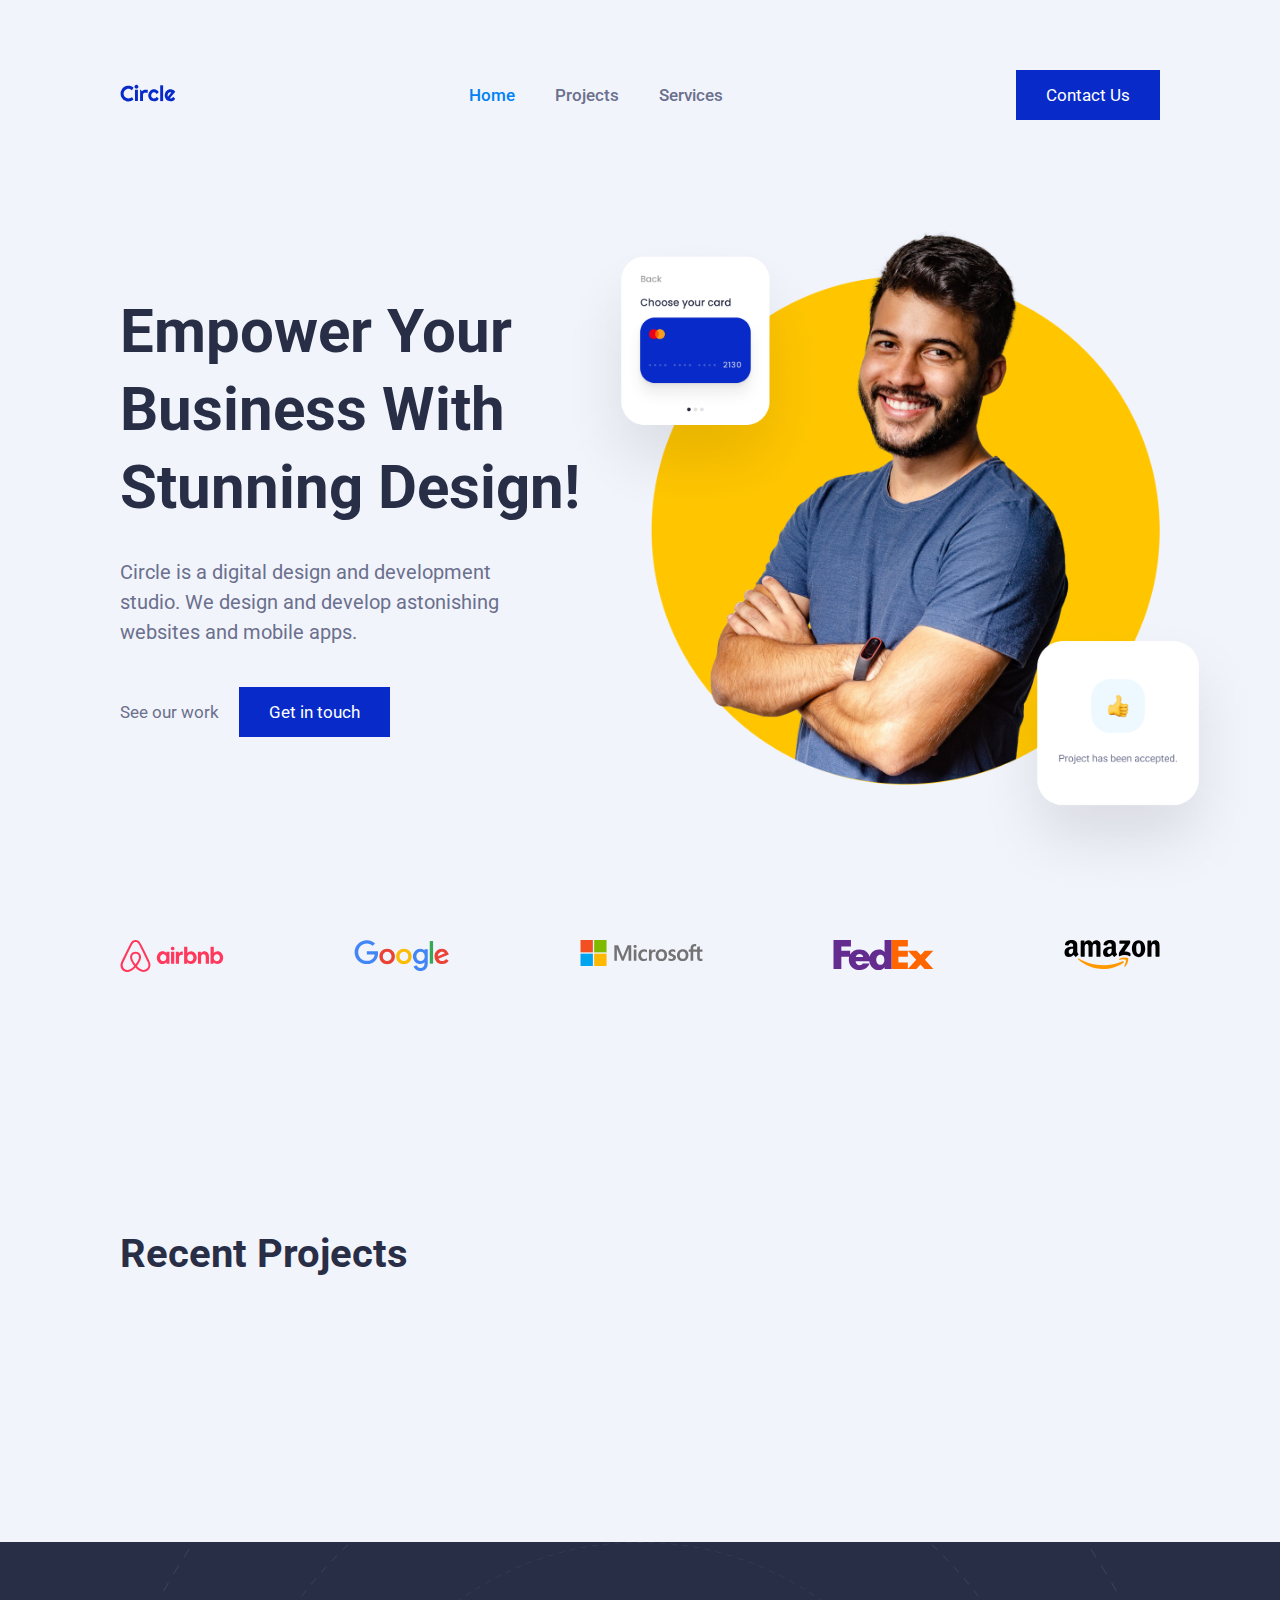
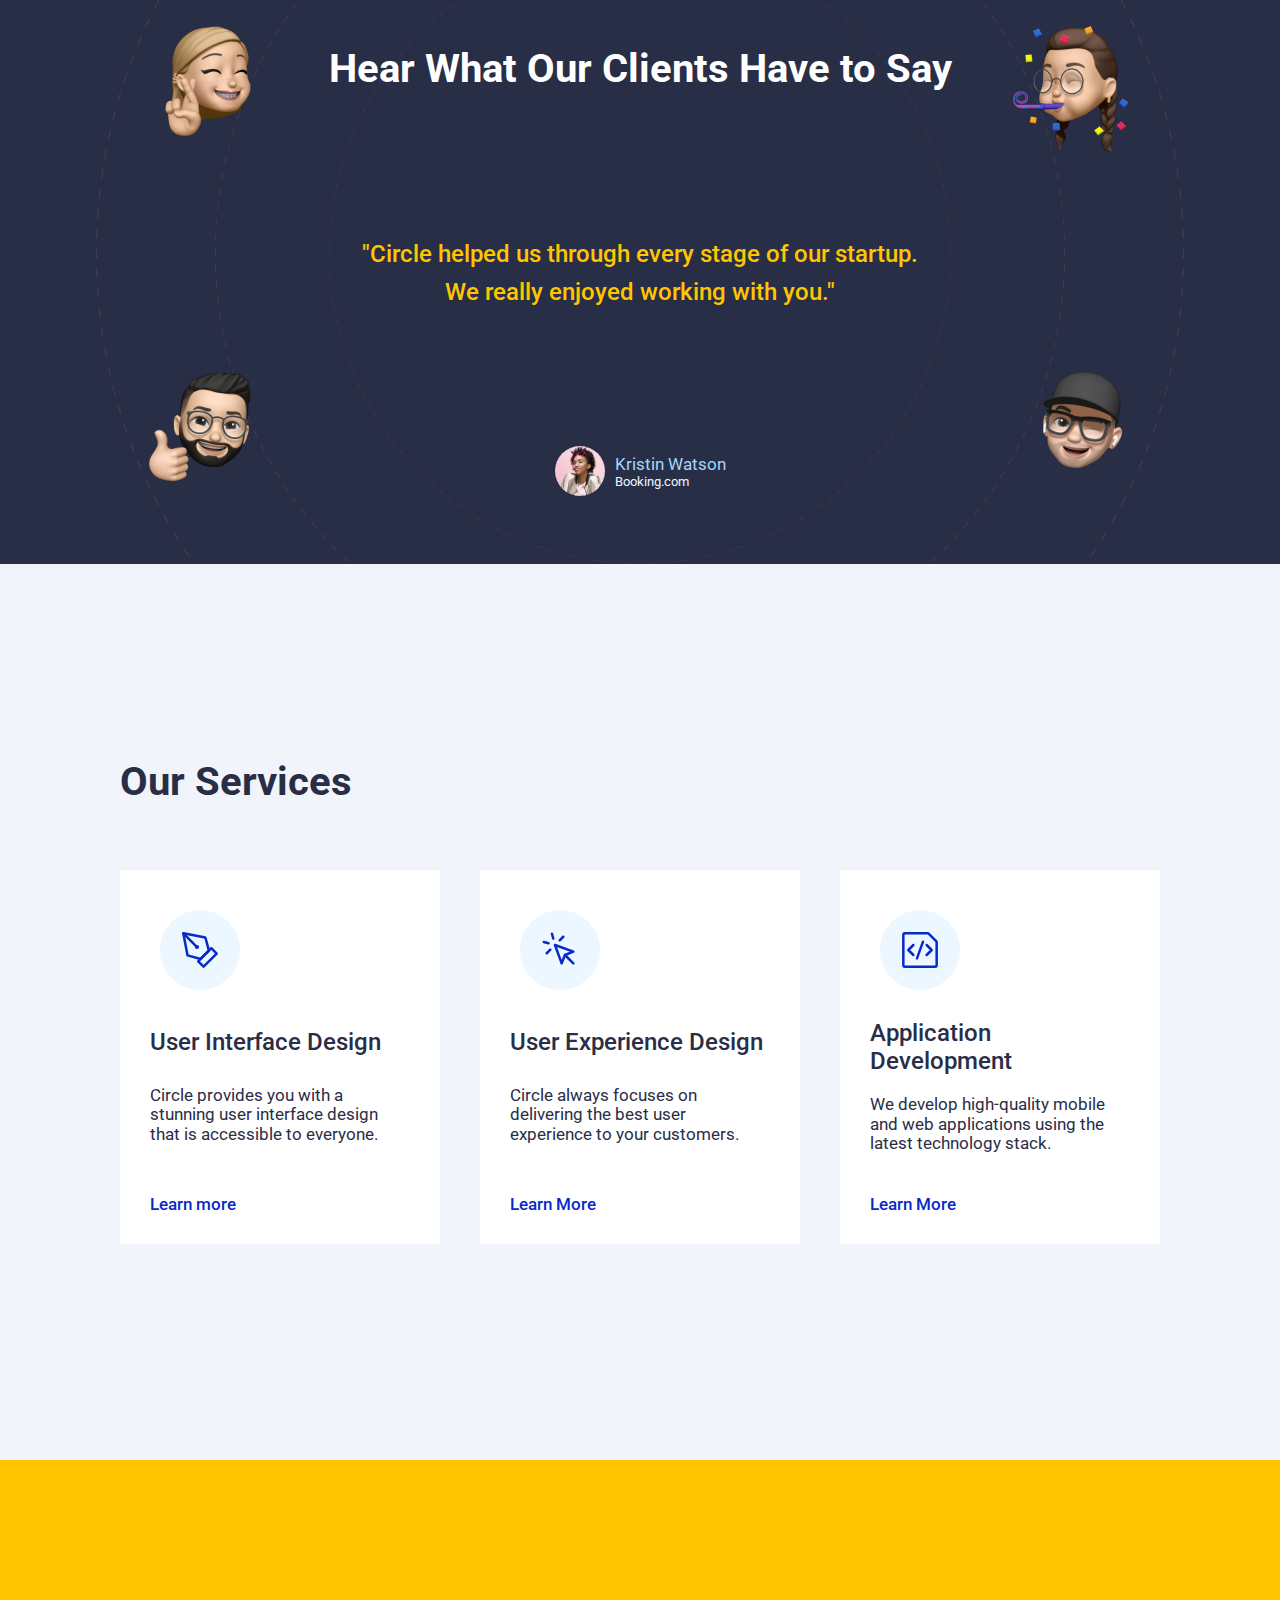
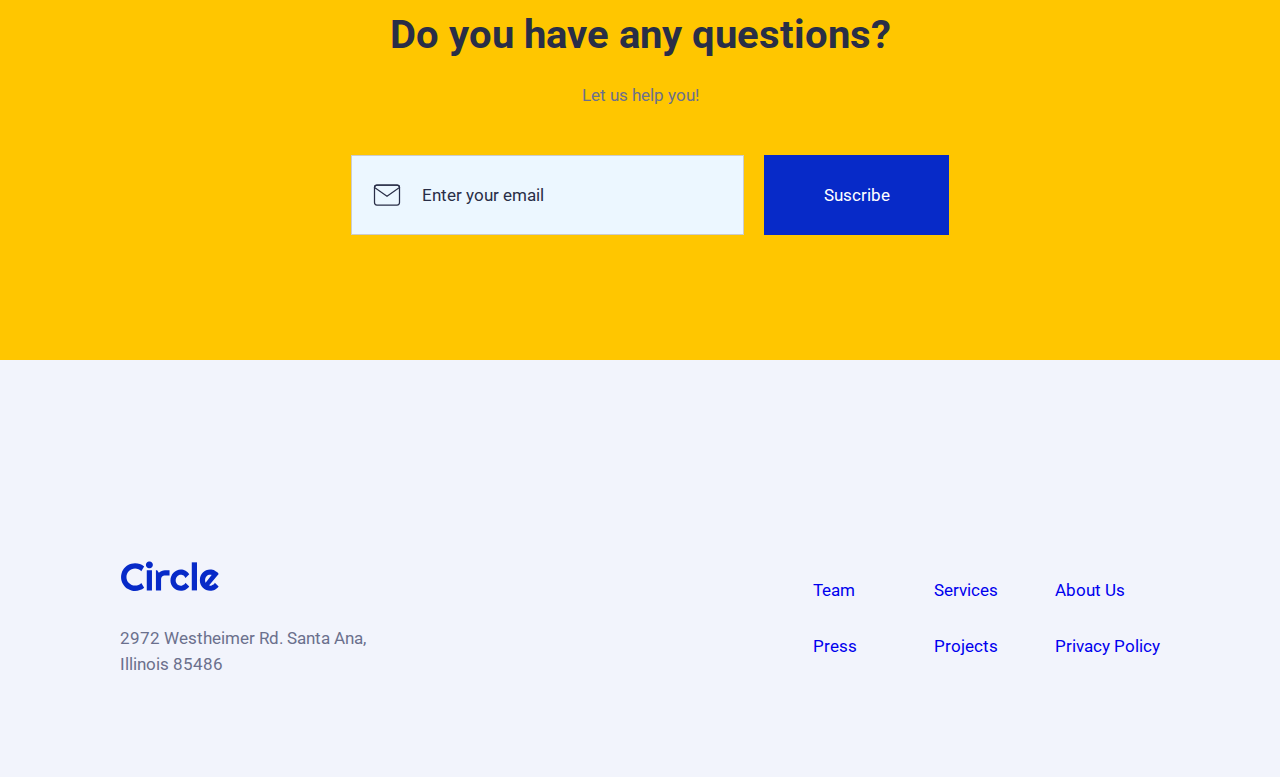
<file: index.html>
<!DOCTYPE html>
<html lang="en">
<head>
    <meta charset="UTF-8">
    <meta http-equiv="X-UA-Compatible" content="IE=edge">
    <meta name="viewport" content="width=device-width, initial-scale=1.0">
    <title>Circle Agency</title>

    <!-- Fonts -->
    <link rel="preconnect" href="https://fonts.googleapis.com">
    <link rel="preconnect" href="https://fonts.gstatic.com" crossorigin>
    <link href="https://fonts.googleapis.com/css2?family=Roboto:wght@300;400;500;700&display=swap" rel="stylesheet">

    <!-- Styles -->
    <link rel="stylesheet" href="index.css">
</head>

<body>
    <header>
        <a href="#">
            <img src="images/home/circle.svg" id="circle-logo" alt="Circle Agency Logo">
        </a>

        <nav>
            <ul>
                <li><a href="index.html" class="menu-link actual-page">Home</a></li>
                <li><a href="#" class="menu-link">Projects</a></li>
                <li><a href="#" class="menu-link">Services</a></li>
            </ul>
        </nav>
        
        <div id="menu-toggle">
            <div id="display-menu">
                <img src="images/home/icons8-menu2.svg" id="menu-icon" alt="Menu icon">
            </div>

            <div id="menu-items">
                <a href="index.html" class="menu-link actual-page">Home</a>
                <a href="#" class="menu-link">Projects</a>
                <a href="#" class="menu-link">Services</a>
            </div>
        </div>

        <a href="contact-us/contact-us.html" class="button">Contact Us</a>
    </header>    

    <section id="hero">
        <div id="hero-text">
            <div>
                <h1>Empower Your Business With Stunning Design!</h1>
        
                <p>Circle is a digital design and development studio. We design
                and develop astonishing websites and mobile apps.</p>
        
            </div>
            
            <div id="hero-links">
                <a href="#" class="button">Get in touch</a>
                <a href="#" class="menu-link">See our work</a>    
            </div>
        </div>
        
        <div id="hero-photos">
            <img src="images/home/card-1.png" id="card-1" alt="Card 1">
            <img src="images/home/hero-image.png" id="hero-photo" alt="Hero">
            <img src="images/home/card-2.png" id="card-2" alt="Card 2">
        </div>
    </section>

    <section id="brands">
        <div id="grid">
            <div>
                <img src="images/home/airbnb-logo.svg" alt="Airbnb Logo">
            </div>
            <div>
                <img src="images/home/google-logo.svg" alt="Google Logo">
            </div>
            <div>
                <img src="images/home/microsoft-logo.svg" alt="Microsoft Logo">
            </div>
            <div>
                <img src="images/home/fedex-logo.svg" alt="FedEx Logo">
            </div>
            <div>
                <img src="images/home/amazon-logo.svg" id="amazon" alt="Amazon Logo">
            </div>
        </div>
    </section>

    <section id="recent-projects">
        <h2>Recent Projects</h2>

        <div id="projects"></div>
    </section>

    <section id="clients">
        <img src="images/home/memoji-1.png" alt="Memoji 1">
        <img src="images/home/memoji-2.png" alt="Memoji 2">
        <img src="images/home/memoji-3.png" alt="Memoji 3">
        <img src="images/home/memoji-4.png" alt="Memoji 4">


        <h2>Hear What Our Clients Have to Say</h2>

        <p>"Circle helped us through every stage of our startup.
        We really enjoyed working with you."</p>

        <div id="client">
            <div id="profile"></div>
            <div id="client-info">
                <p>Kristin Watson</p>
                <p>Booking.com</p>
            </div>
        </div>
    </section>

    <section id="our-services">
        <h2>Our Services</h2>

        <div id="services">
            <div class="container">
                <div class="icon"></div>
    
                <p class="recent-project-title">User Interface Design</p>
                <p class="recent-project-body">Circle provides you with a stunning user interface design
                that is accessible to everyone.</p>
                
                <a href="#" class="link-learn-more">Learn more</a>
            </div>
            <div class="container">
                <div class="icon"></div>
    
                <p class="recent-project-title">User Experience Design</p>
                <p class="recent-project-body">Circle always focuses on delivering the best user experience
                to your customers.</p>
                
                <a href="#" class="link-learn-more">Learn More</a>
            </div>
            <div class="container">
                <div class="icon"></div>
    
                <p class="recent-project-title">Application Development</p>
                <p class="recent-project-body">We develop high-quality mobile and web applications using
                the latest technology stack.</p>
                
                <a href="#" class="link-learn-more">Learn More</a>
            </div>
        </div>
    </section>

    <section id="questions">
        <h2>Do you have any questions?</h2>

        <p>Let us help you!</p>

        <form action="" method="">
            <div id="mail">
                <img src="images/home/mail.svg" alt="Mail icon">
                <input type="email" name="email" placeholder="Enter your email">
            </div>

            <div>
                <input type="submit" class="button" value="Suscribe">
            </div>
        </form>
    </section>

    <footer>
        <div id="text-footer">
            <a href="#">
                <img src="images/home/circle.svg" alt="Circle Agency Logo">
            </a>
    
            <p>2972 Westheimer Rd. Santa Ana,<br>Illinois 85486</p>
        </div>

        <div id="footer-links">
            <a href="#">Team</a>
            <a href="#">Services</a>
            <a href="#">About Us</a>
            <a href="#">Press</a>
            <a href="#">Projects</a>
            <a href="#">Privacy Policy</a>
        </div>
    </footer>

    <script src="index.js"></script>
    <script src="common.js"></script>
</body>
</html>
</file>
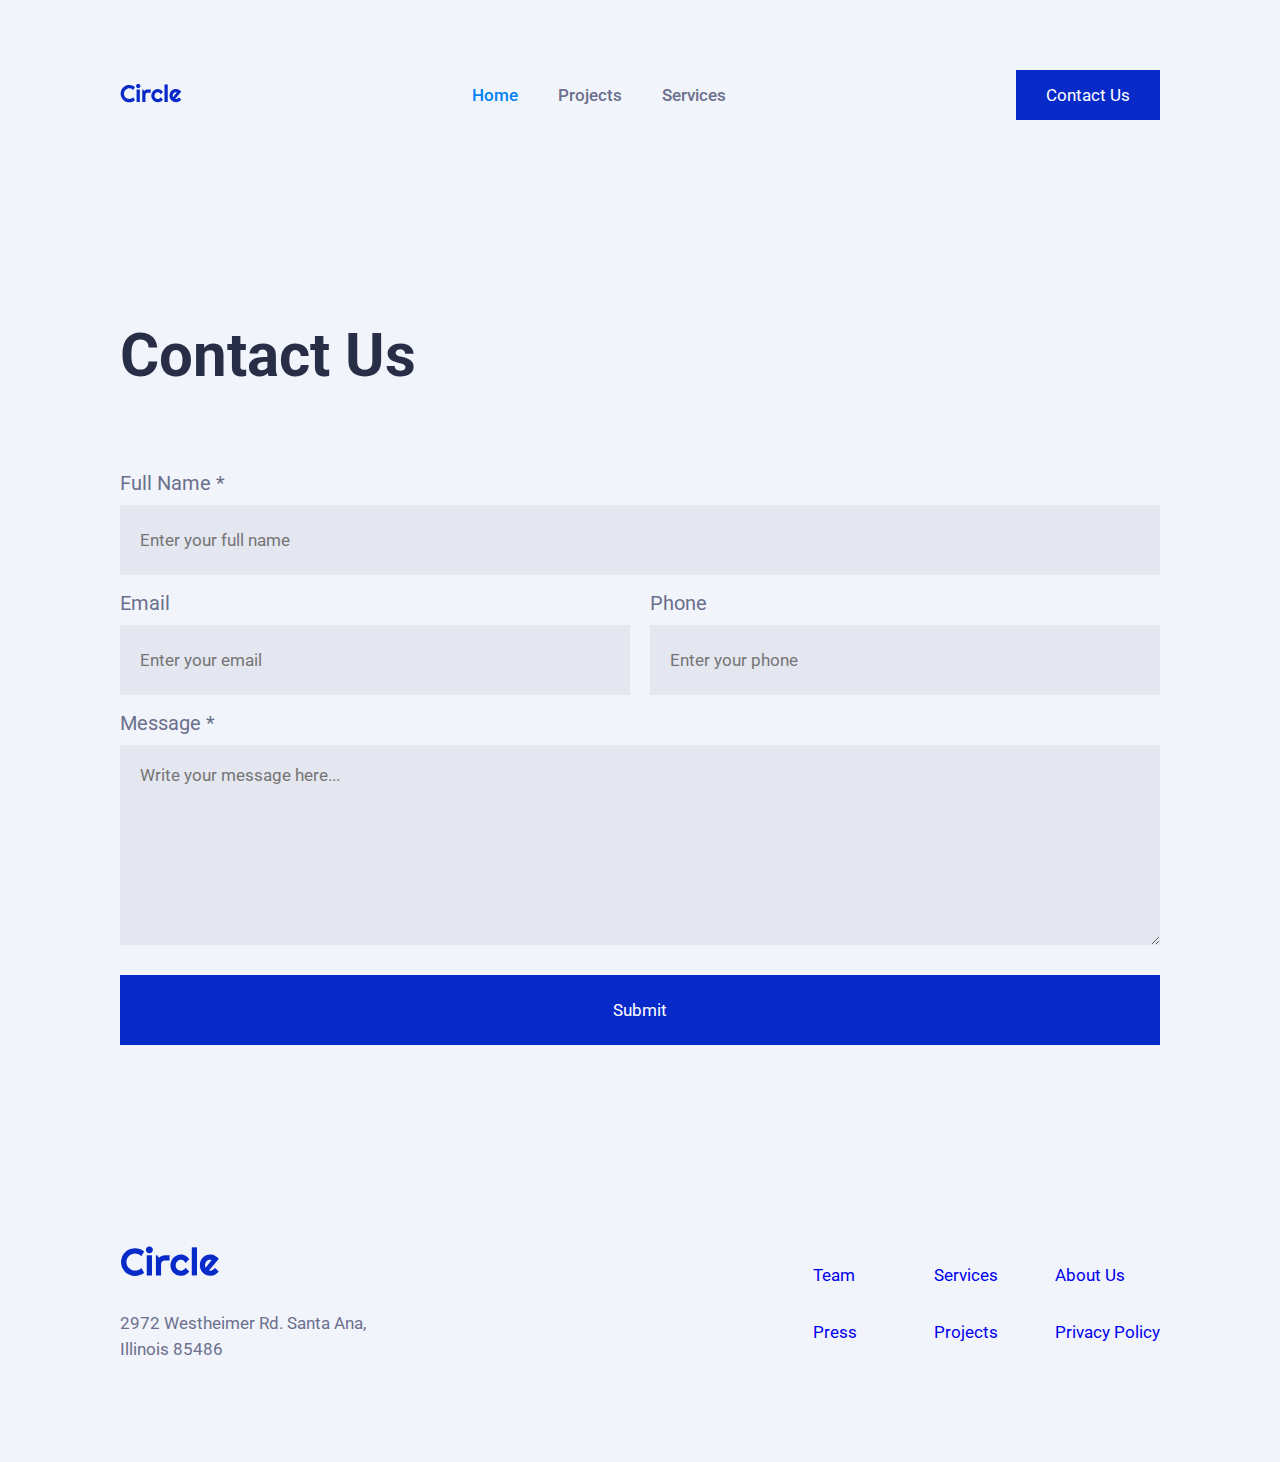
<file: contact-us/contact-us.html>
<!DOCTYPE html>
<html lang="en">
<head>
    <meta charset="UTF-8">
    <meta http-equiv="X-UA-Compatible" content="IE=edge">
    <meta name="viewport" content="width=device-width, initial-scale=1.0">
    <title>Circle Agency</title>

    <!-- Fonts -->
    <link rel="preconnect" href="https://fonts.googleapis.com">
    <link rel="preconnect" href="https://fonts.gstatic.com" crossorigin>
    <link href="https://fonts.googleapis.com/css2?family=Roboto:wght@300;400;500;700&display=swap" rel="stylesheet">

    <!-- Styles -->
    <link rel="stylesheet" href="contact-us.css">
</head>

<body>
    <header>
        <a href="../index.html">
            <img src="../images/home/circle.svg" alt="Circle Agency Logo">
        </a>

        <nav>
            <ul>
                <li><a href="../index.html" class="menu-link actual-page">Home</a></li>
                <li><a href="#" class="menu-link">Projects</a></li>
                <li><a href="#" class="menu-link">Services</a></li>
            </ul>
        </nav>

        <div id="menu-toggle">
            <div id="display-menu">
                <img src="../images/home/icons8-menu2.svg" id="menu-icon" alt="Menu icon">
            </div>

            <div id="menu-items">
                <a href="../index.html" class="menu-link actual-page">Home</a>
                <a href="#" class="menu-link">Projects</a>
                <a href="#" class="menu-link">Services</a>
            </div>
        </div>

        <a href="../contact-us/contact-us.html" class="button">Contact Us</a>
    </header>
    
    <section id="form">
        <h1>Contact Us</h1>

        <form method="post">
            <div>
                <label for="name">Full Name *</label>
                <input type="text" name="name" id="name" placeholder="Enter your full name" required>
            </div>
            
            <div id="form-flex">
                <div>
                    <label for="email">Email</label>
                    <input type="email" name="email" id="email" placeholder="Enter your email" pattern=".+@gmail\.com">
                </div>
    
                <div>
                    <label for="phone">Phone</label>
                    <input type="text" name="phone" id="phone" placeholder="Enter your phone">
                </div>
            </div>

            <div>
                <label for="message">Message *</label>
                <textarea name="message" id="textarea" placeholder="Write your message here..." maxlength="5000" required></textarea>
            </div>

            <input type="submit" class="button" id="submit" value="Submit">
        </form>

        <div id="form-response"></div>
    </section>

    <footer>
        <div id="text-footer">
            <a href="#">
                <img src="../images/home/circle.svg" alt="Circle Agency Logo">
            </a>
    
            <p>2972 Westheimer Rd. Santa Ana,<br>Illinois 85486</p>
        </div>

        <div id="footer-links">
            <a href="#">Team</a>
            <a href="#">Services</a>
            <a href="#">About Us</a>
            <a href="#">Press</a>
            <a href="#">Projects</a>
            <a href="#">Privacy Policy</a>
        </div>
    </footer>

    <script src="contact-us.js"></script>
    <script src="../common.js"></script>
</body>
</html>
</file>
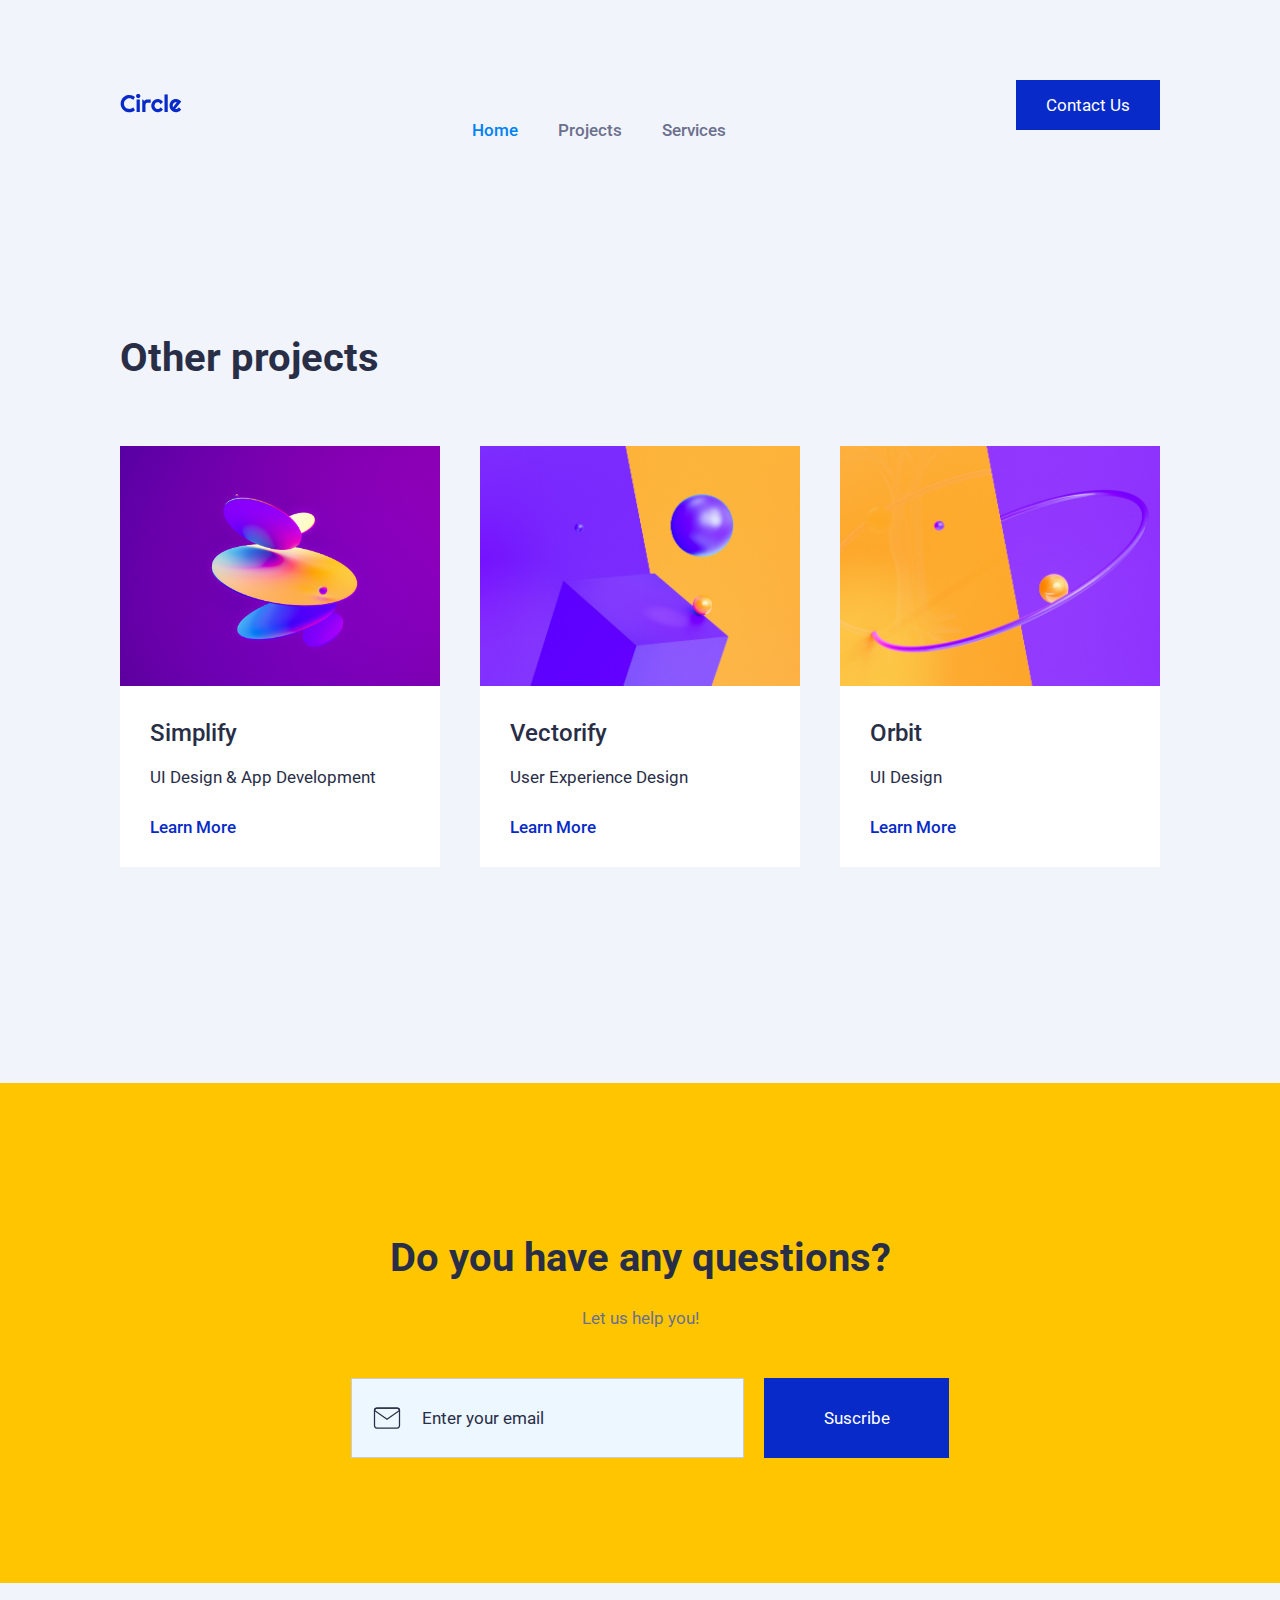
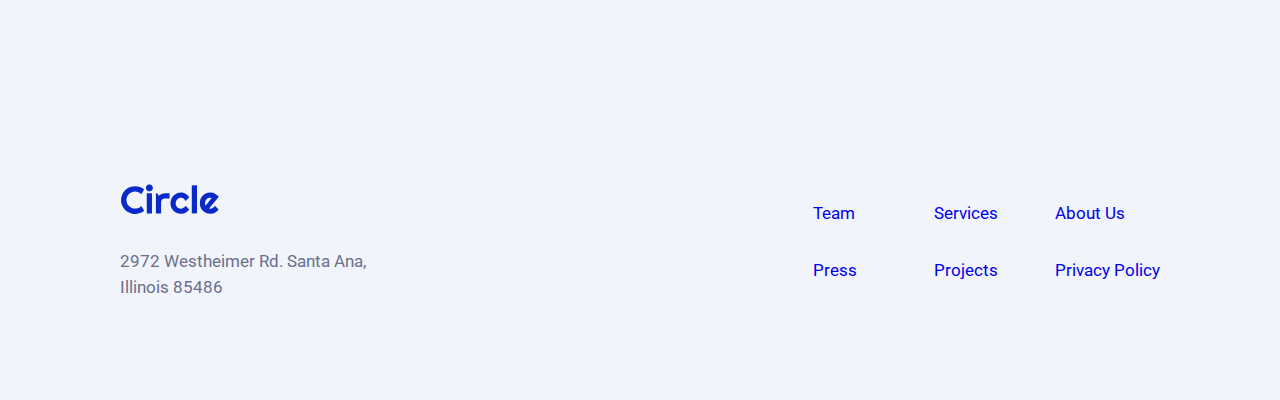
<file: recent-projects/dashcoin.html>
<!DOCTYPE html>
<html lang="en">
<head>
    <meta charset="UTF-8">
    <meta http-equiv="X-UA-Compatible" content="IE=edge">
    <meta name="viewport" content="width=device-width, initial-scale=1.0">
    <title>Circle Agency</title>

    <!-- Fonts -->
    <link rel="preconnect" href="https://fonts.googleapis.com">
    <link rel="preconnect" href="https://fonts.gstatic.com" crossorigin>
    <link href="https://fonts.googleapis.com/css2?family=Roboto:wght@300;400;500;700&display=swap" rel="stylesheet">

    <!-- Styles -->
    <link rel="stylesheet" href="projects.css">
</head>

<body onload="getPostDashcoin();">
    <header>
        <a href="../index.html">
            <img src="../images/home/circle.svg" alt="Circle Agency Logo">
        </a>

        <nav>
            <div id="display-menu">
                <img src="../images/home/icons8-menu2.svg" id="menu-icon" alt="Menu icon">
            </div>

            <ul>
                <li><a href="../index.html" class="menu-link actual-page">Home</a></li>
                <li><a href="#" class="menu-link">Projects</a></li>
                <li><a href="#" class="menu-link">Services</a></li>
            </ul>
        </nav>

        <a href="../contact-us/contact-us.html" class="button">Contact Us</a>
    </header>
    
    <section id="post"></section>

    <section id="recent-projects">
        <h2>Other projects</h2>

        <div id="projects">
            <div class="container">
                <img src="../images/recent-projects/2.jpg" alt="Post photo">
                <p class="recent-project-title">Simplify</p>
                <p class="recent-project-body">UI Design & App Development</p>

                <a href="#" class="link-learn-more">Learn More</a>
            </div>

            <div class="container">
                <img src="../images/recent-projects/3.jpg" alt="Post photo">
                <p class="recent-project-title">Vectorify</p>
                <p class="recent-project-body">User Experience Design</p>

                <a href="#" class="link-learn-more">Learn More</a>
            </div>

            <div class="container">
                <img src="../images/recent-projects/4.jpg" alt="Post photo">
                <p class="recent-project-title">Orbit</p>
                <p class="recent-project-body">UI Design</p>

                <a href="#" class="link-learn-more">Learn More</a>
            </div>
        </div>
    </section>

    <section id="questions">
        <h2>Do you have any questions?</h2>

        <p>Let us help you!</p>

        <form action="" method="">
            <div id="mail">
                <img src="../images/home/mail.svg" alt="Mail icon">
                <input type="email" name="email" placeholder="Enter your email">
            </div>

            <div>
                <input type="submit" class="button" value="Suscribe">
            </div>
        </form>
    </section>

    <footer>
        <div id="text-footer">
            <a href="#">
                <img src="../images/home/circle.svg" alt="Circle Agency Logo">
            </a>
    
            <p>2972 Westheimer Rd. Santa Ana,<br>Illinois 85486</p>
        </div>

        <div id="footer-links">
            <a href="#">Team</a>
            <a href="#">Services</a>
            <a href="#">About Us</a>
            <a href="#">Press</a>
            <a href="#">Projects</a>
            <a href="#">Privacy Policy</a>
        </div>
    </footer>

    <script src="projects.js"></script>
</body>
</html>
</file>
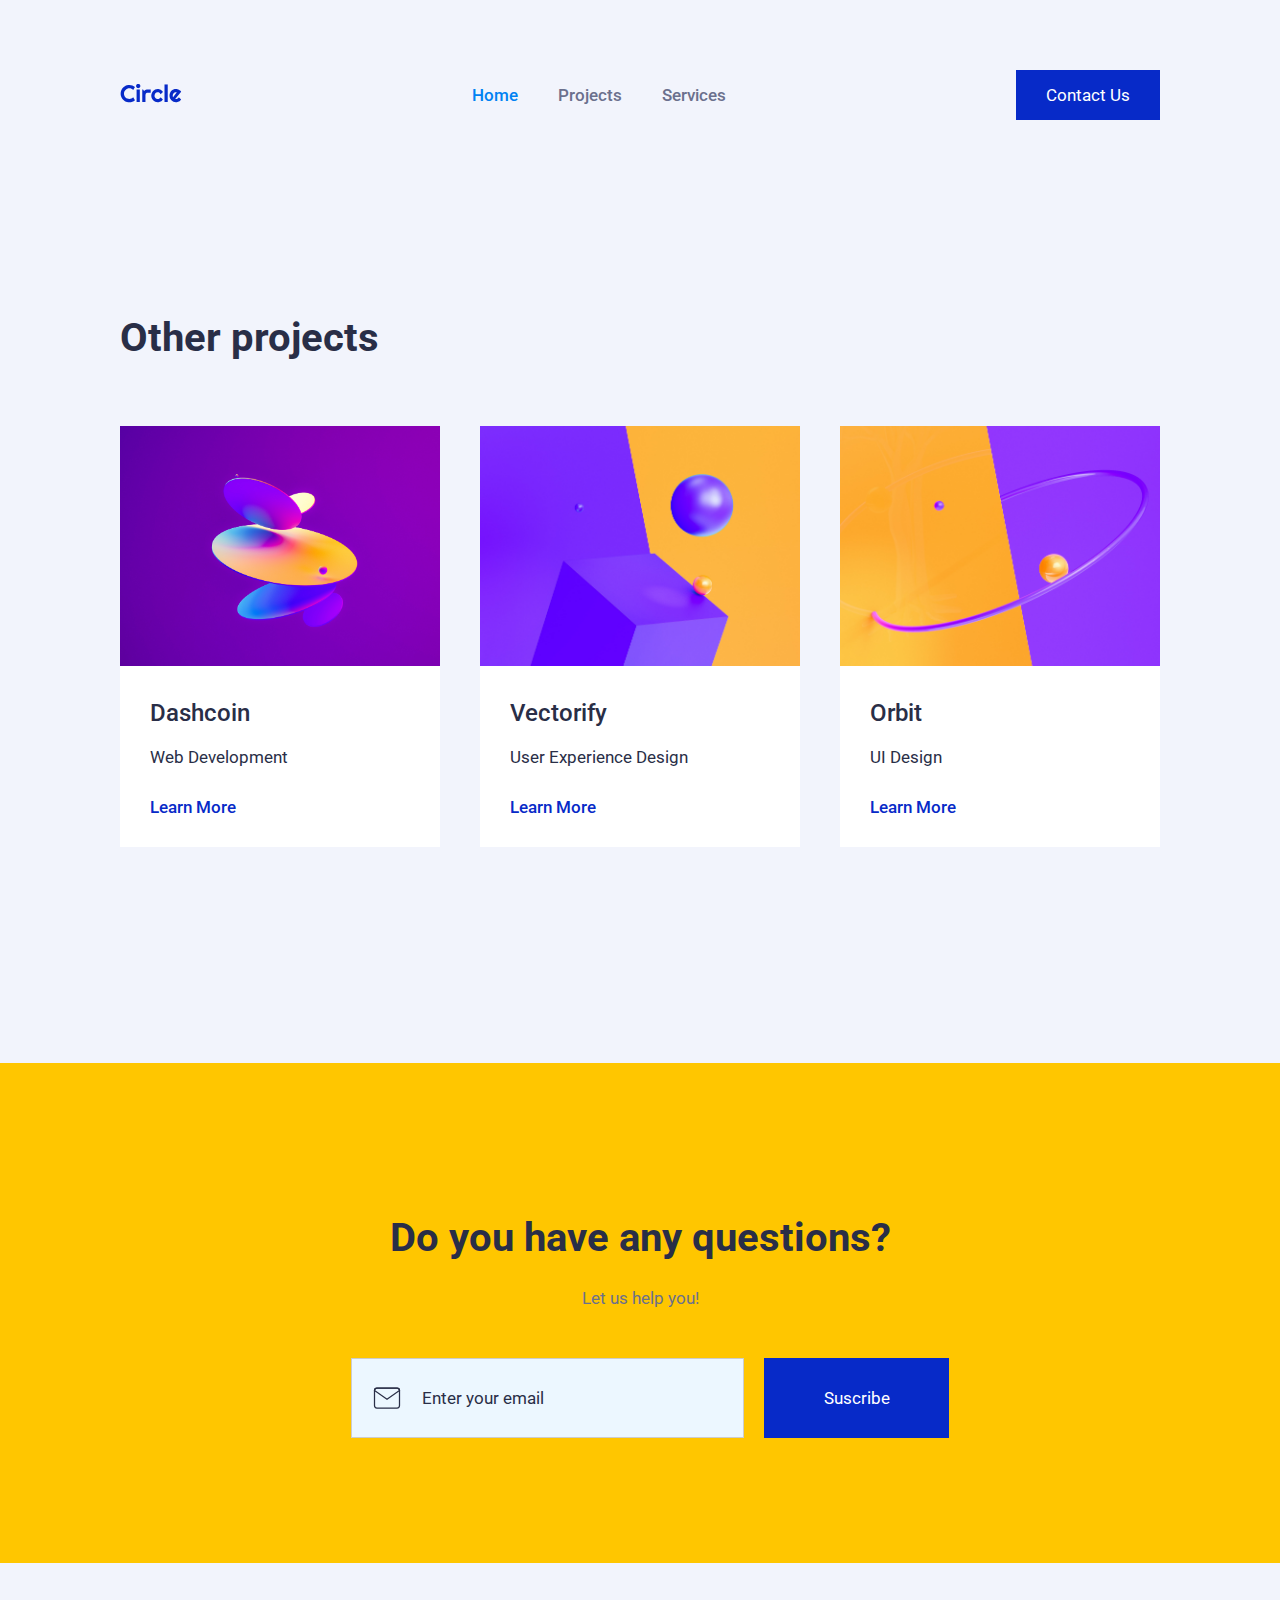
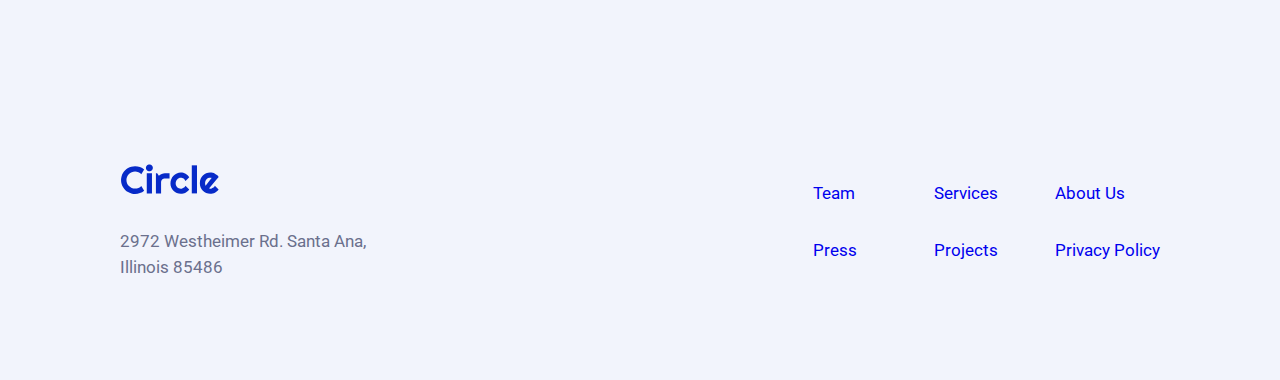
<file: recent-projects/project-1.html>
<!DOCTYPE html>
<html lang="en">
<head>
    <meta charset="UTF-8">
    <meta http-equiv="X-UA-Compatible" content="IE=edge">
    <meta name="viewport" content="width=device-width, initial-scale=1.0">
    <title>Circle Agency</title>

    <!-- Fonts -->
    <link rel="preconnect" href="https://fonts.googleapis.com">
    <link rel="preconnect" href="https://fonts.gstatic.com" crossorigin>
    <link href="https://fonts.googleapis.com/css2?family=Roboto:wght@300;400;500;700&display=swap" rel="stylesheet">

    <!-- Styles -->
    <link rel="stylesheet" href="projects.css">
</head>

<body onload="getPostSimplify();">
    <header>
        <a href="../index.html">
            <img src="../images/home/circle.svg" alt="Circle Agency Logo">
        </a>

        <nav>
            <ul>
                <li><a href="../index.html" class="menu-link actual-page">Home</a></li>
                <li><a href="#" class="menu-link">Projects</a></li>
                <li><a href="#" class="menu-link">Services</a></li>
            </ul>
        </nav>

        <div id="menu-toggle">
            <div id="display-menu">
                <img src="../images/home/icons8-menu2.svg" id="menu-icon" alt="Menu icon">
            </div>

            <div id="menu-items">
                <a href="../index.html" class="menu-link actual-page">Home</a>
                <a href="#" class="menu-link">Projects</a>
                <a href="#" class="menu-link">Services</a>
            </div>
        </div>

        <a href="../contact-us/contact-us.html" class="button">Contact Us</a>
    </header>
    
    <section id="post"></section>

    <section id="recent-projects">
        <h2>Other projects</h2>

        <div id="projects">
            <div class="container">
                <img src="../images/recent-projects/2.jpg" alt="Post photo">
                <p class="recent-project-title">Dashcoin</p>
                <p class="recent-project-body">Web Development</p>

                <a href="#" class="link-learn-more">Learn More</a>
            </div>

            <div class="container">
                <img src="../images/recent-projects/3.jpg" alt="Post photo">
                <p class="recent-project-title">Vectorify</p>
                <p class="recent-project-body">User Experience Design</p>

                <a href="#" class="link-learn-more">Learn More</a>
            </div>

            <div class="container">
                <img src="../images/recent-projects/4.jpg" alt="Post photo">
                <p class="recent-project-title">Orbit</p>
                <p class="recent-project-body">UI Design</p>

                <a href="#" class="link-learn-more">Learn More</a>
            </div>
        </div>
    </section>

    <section id="questions">
        <h2>Do you have any questions?</h2>

        <p>Let us help you!</p>

        <form action="" method="">
            <div id="mail">
                <img src="../images/home/mail.svg" alt="Mail icon">
                <input type="email" name="email" placeholder="Enter your email">
            </div>

            <div>
                <input type="submit" class="button" value="Suscribe">
            </div>
        </form>
    </section>

    <footer>
        <div id="text-footer">
            <a href="#">
                <img src="../images/home/circle.svg" alt="Circle Agency Logo">
            </a>
    
            <p>2972 Westheimer Rd. Santa Ana,<br>Illinois 85486</p>
        </div>

        <div id="footer-links">
            <a href="#">Team</a>
            <a href="#">Services</a>
            <a href="#">About Us</a>
            <a href="#">Press</a>
            <a href="#">Projects</a>
            <a href="#">Privacy Policy</a>
        </div>
    </footer>

    <script src="projects.js"></script>
    <script src="../common.js"></script>
</body>
</html>
</file>
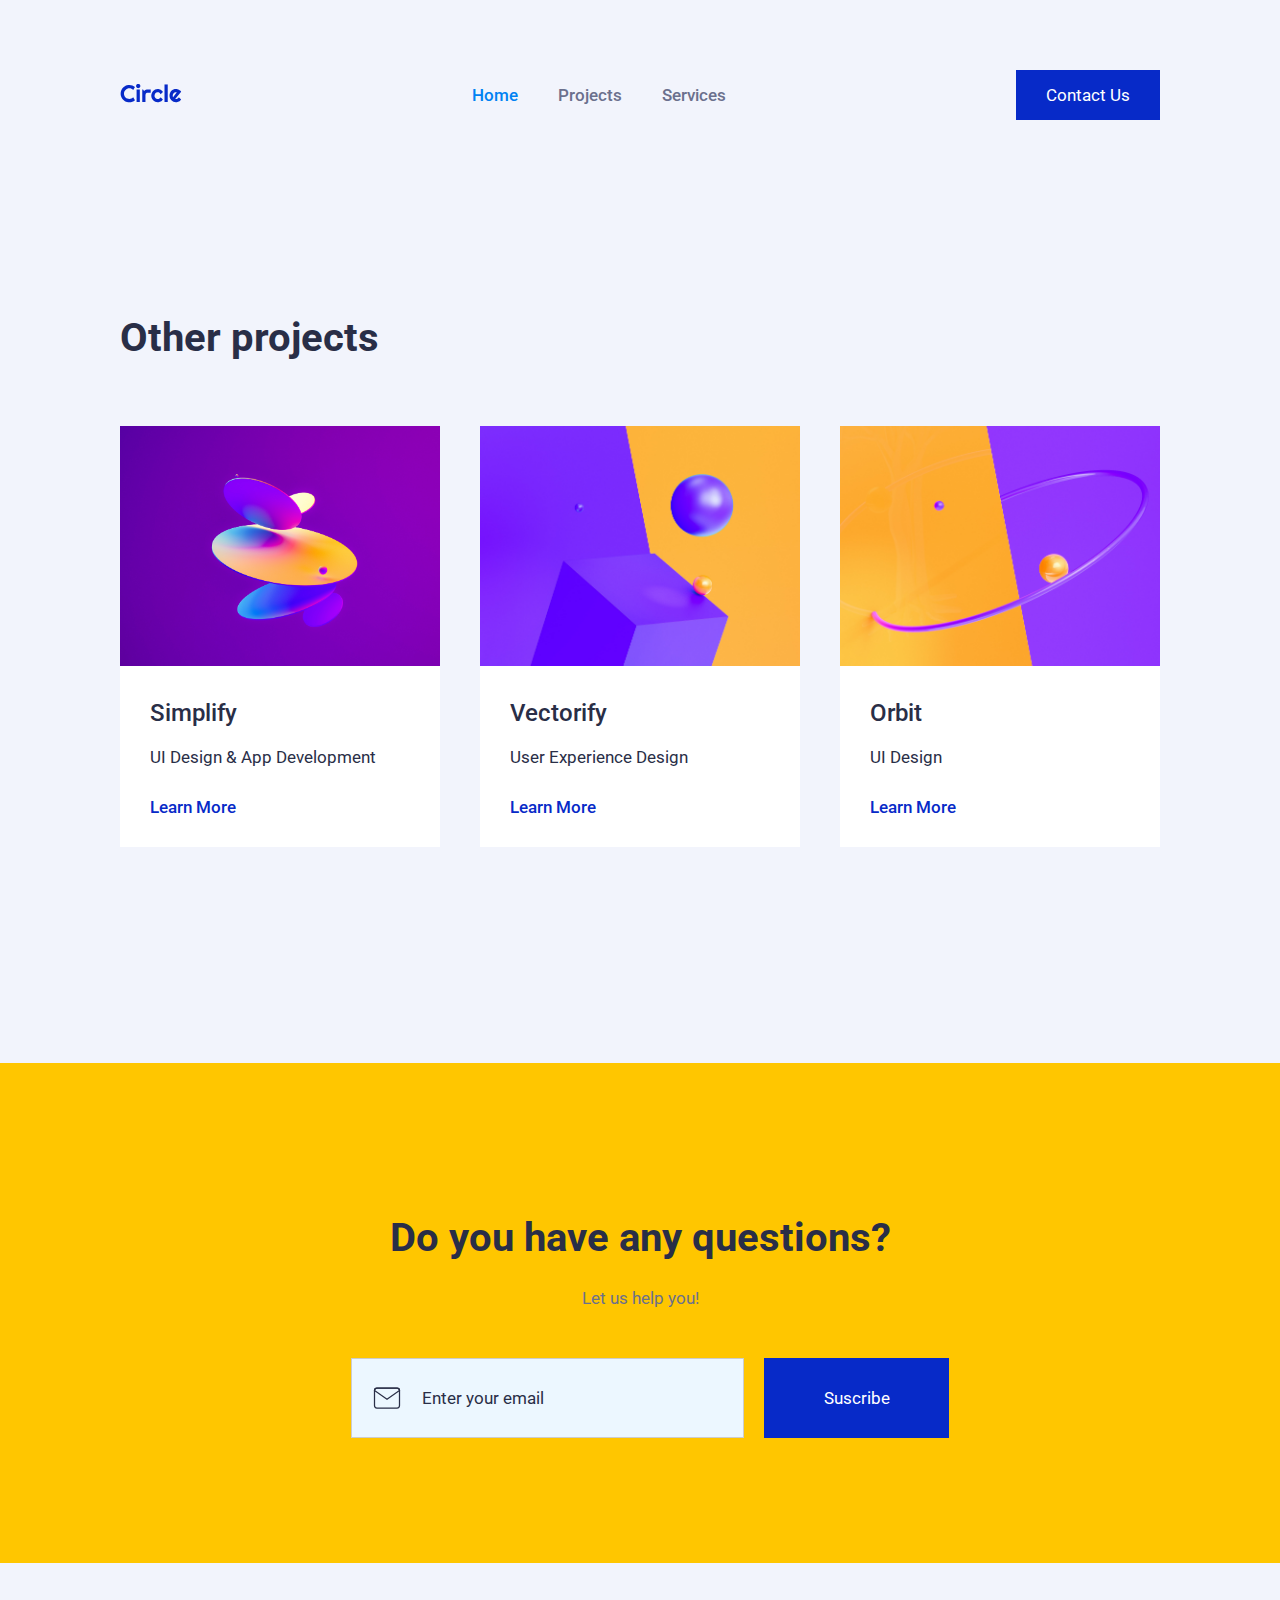
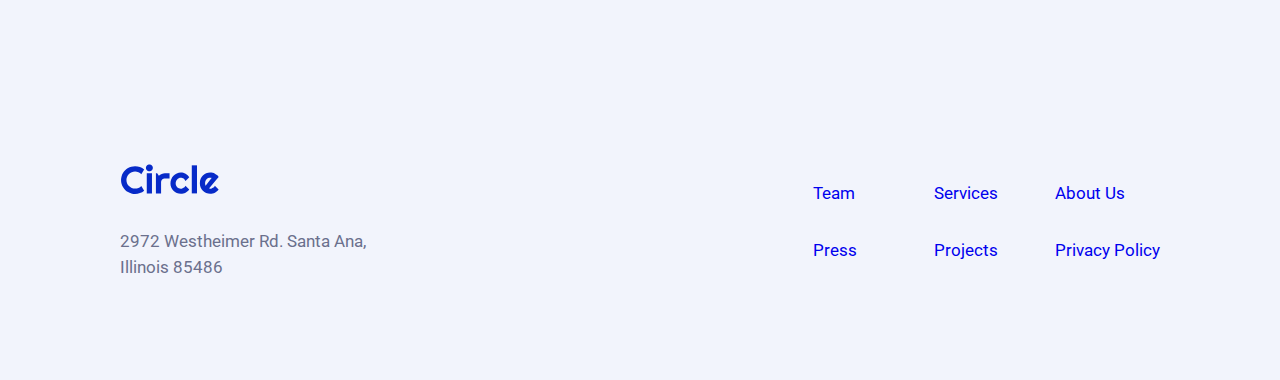
<file: recent-projects/project-2.html>
<!DOCTYPE html>
<html lang="en">
<head>
    <meta charset="UTF-8">
    <meta http-equiv="X-UA-Compatible" content="IE=edge">
    <meta name="viewport" content="width=device-width, initial-scale=1.0">
    <title>Circle Agency</title>

    <!-- Fonts -->
    <link rel="preconnect" href="https://fonts.googleapis.com">
    <link rel="preconnect" href="https://fonts.gstatic.com" crossorigin>
    <link href="https://fonts.googleapis.com/css2?family=Roboto:wght@300;400;500;700&display=swap" rel="stylesheet">

    <!-- Styles -->
    <link rel="stylesheet" href="projects.css">
</head>

<body onload="getPostDashcoin();">
    <header>
        <a href="../index.html">
            <img src="../images/home/circle.svg" alt="Circle Agency Logo">
        </a>

        <nav>
            <ul>
                <li><a href="../index.html" class="menu-link actual-page">Home</a></li>
                <li><a href="#" class="menu-link">Projects</a></li>
                <li><a href="#" class="menu-link">Services</a></li>
            </ul>
        </nav>

        <div id="menu-toggle">
            <div id="display-menu">
                <img src="../images/home/icons8-menu2.svg" id="menu-icon" alt="Menu icon">
            </div>

            <div id="menu-items">
                <a href="../index.html" class="menu-link actual-page">Home</a>
                <a href="#" class="menu-link">Projects</a>
                <a href="#" class="menu-link">Services</a>
            </div>
        </div>

        <a href="../contact-us/contact-us.html" class="button">Contact Us</a>
    </header>
    
    <section id="post"></section>

    <section id="recent-projects">
        <h2>Other projects</h2>

        <div id="projects">
            <div class="container">
                <img src="../images/recent-projects/2.jpg" alt="Post photo">
                <p class="recent-project-title">Simplify</p>
                <p class="recent-project-body">UI Design & App Development</p>

                <a href="#" class="link-learn-more">Learn More</a>
            </div>

            <div class="container">
                <img src="../images/recent-projects/3.jpg" alt="Post photo">
                <p class="recent-project-title">Vectorify</p>
                <p class="recent-project-body">User Experience Design</p>

                <a href="#" class="link-learn-more">Learn More</a>
            </div>

            <div class="container">
                <img src="../images/recent-projects/4.jpg" alt="Post photo">
                <p class="recent-project-title">Orbit</p>
                <p class="recent-project-body">UI Design</p>

                <a href="#" class="link-learn-more">Learn More</a>
            </div>
        </div>
    </section>

    <section id="questions">
        <h2>Do you have any questions?</h2>

        <p>Let us help you!</p>

        <form action="" method="">
            <div id="mail">
                <img src="../images/home/mail.svg" alt="Mail icon">
                <input type="email" name="email" placeholder="Enter your email">
            </div>

            <div>
                <input type="submit" class="button" value="Suscribe">
            </div>
        </form>
    </section>

    <footer>
        <div id="text-footer">
            <a href="#">
                <img src="../images/home/circle.svg" alt="Circle Agency Logo">
            </a>
    
            <p>2972 Westheimer Rd. Santa Ana,<br>Illinois 85486</p>
        </div>

        <div id="footer-links">
            <a href="#">Team</a>
            <a href="#">Services</a>
            <a href="#">About Us</a>
            <a href="#">Press</a>
            <a href="#">Projects</a>
            <a href="#">Privacy Policy</a>
        </div>
    </footer>

    <script src="projects.js"></script>
    <script src="../common.js"></script>
</body>
</html>
</file>
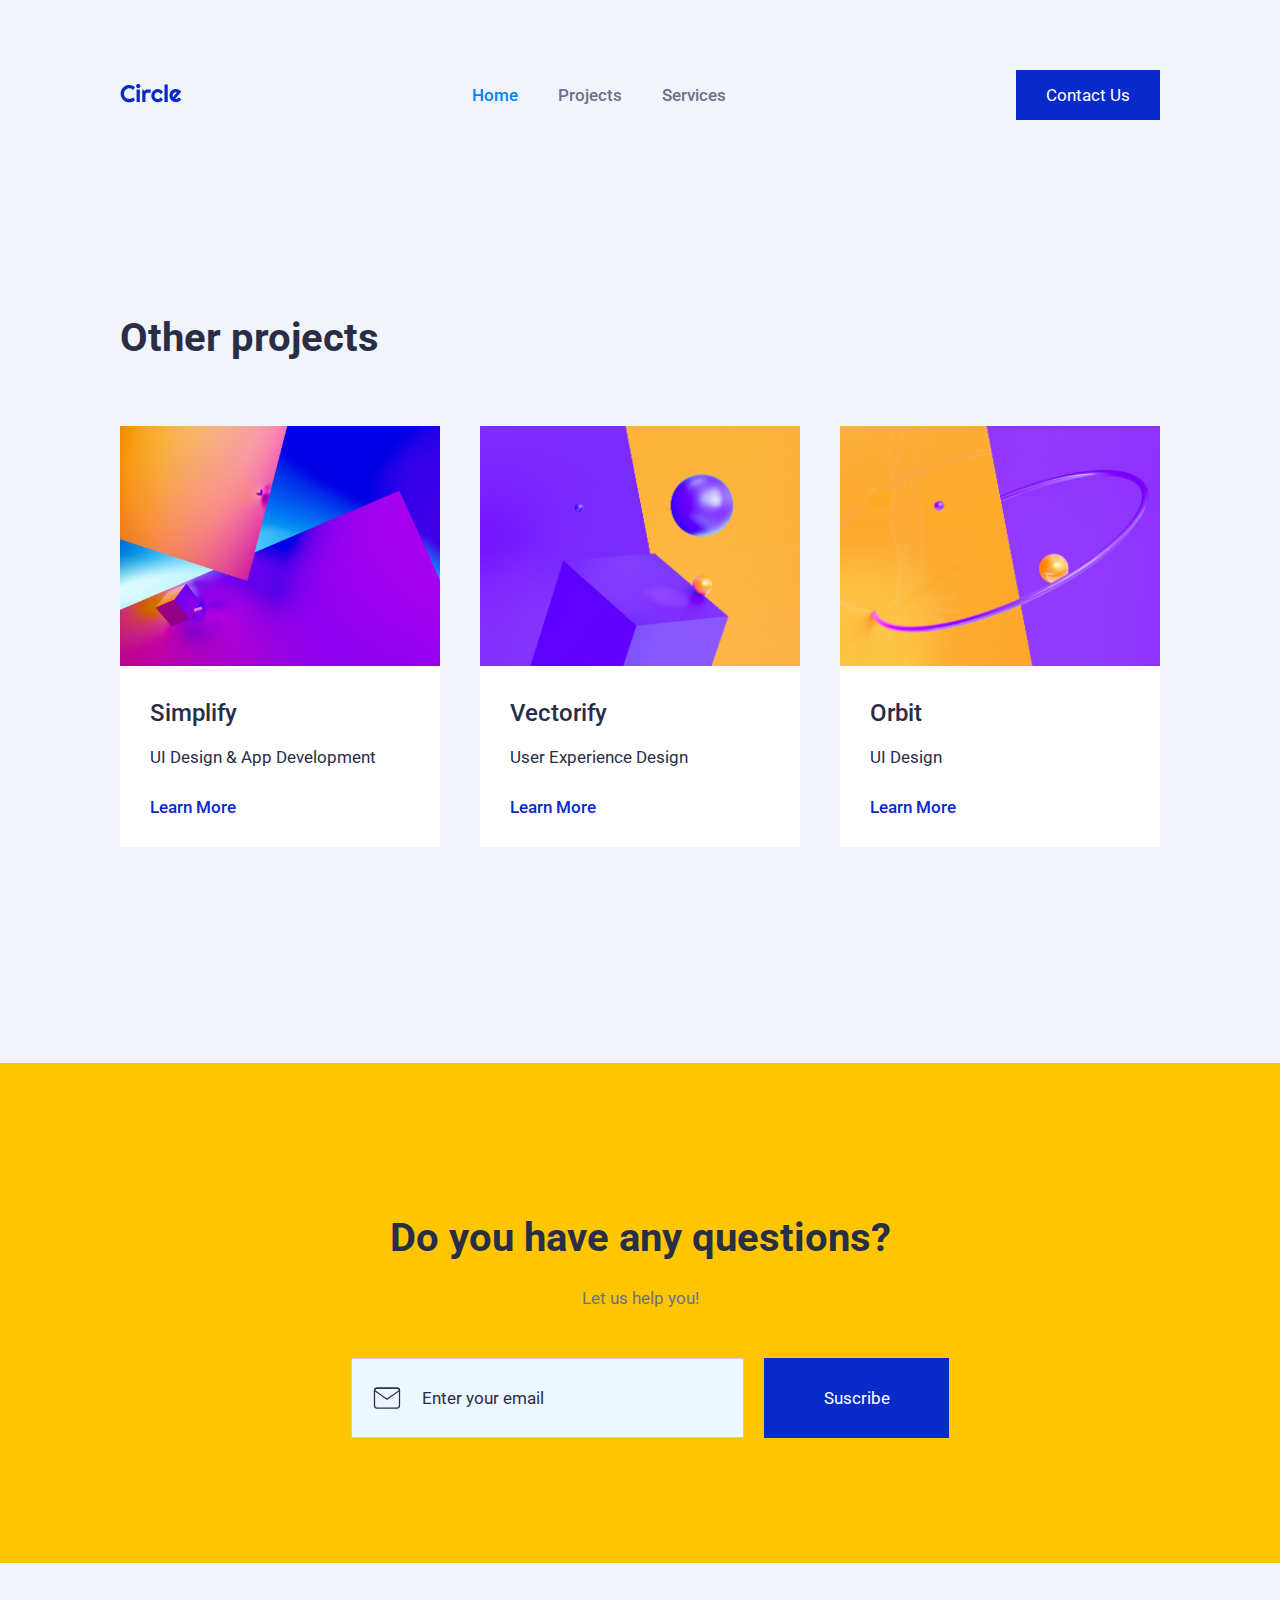
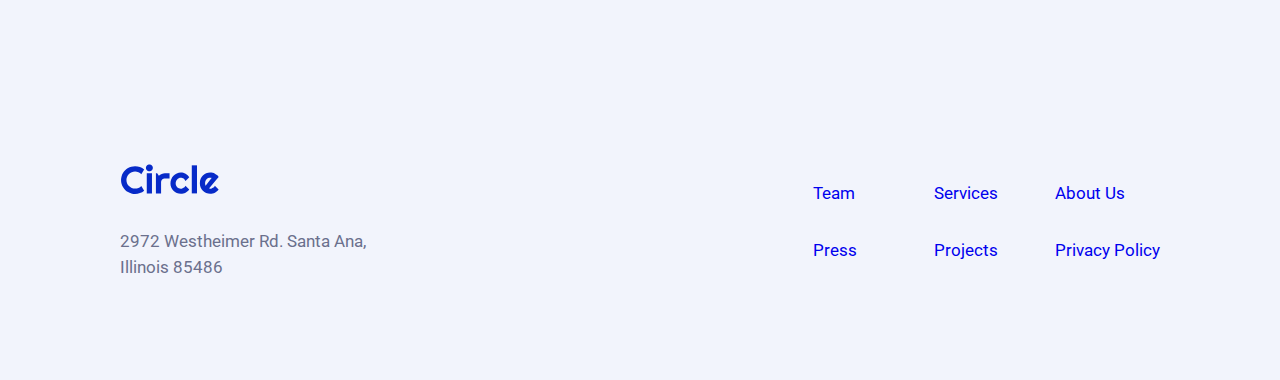
<file: recent-projects/project-3.html>
<!DOCTYPE html>
<html lang="en">
<head>
    <meta charset="UTF-8">
    <meta http-equiv="X-UA-Compatible" content="IE=edge">
    <meta name="viewport" content="width=device-width, initial-scale=1.0">
    <title>Circle Agency</title>

    <!-- Fonts -->
    <link rel="preconnect" href="https://fonts.googleapis.com">
    <link rel="preconnect" href="https://fonts.gstatic.com" crossorigin>
    <link href="https://fonts.googleapis.com/css2?family=Roboto:wght@300;400;500;700&display=swap" rel="stylesheet">

    <!-- Styles -->
    <link rel="stylesheet" href="projects.css">
</head>

<body onload="getPostVectorify();">
    <header>
        <a href="../index.html">
            <img src="../images/home/circle.svg" alt="Circle Agency Logo">
        </a>

        <nav>
            <ul>
                <li><a href="../index.html" class="menu-link actual-page">Home</a></li>
                <li><a href="#" class="menu-link">Projects</a></li>
                <li><a href="#" class="menu-link">Services</a></li>
            </ul>
        </nav>

        <div id="menu-toggle">
            <div id="display-menu">
                <img src="../images/home/icons8-menu2.svg" id="menu-icon" alt="Menu icon">
            </div>

            <div id="menu-items">
                <a href="../index.html" class="menu-link actual-page">Home</a>
                <a href="#" class="menu-link">Projects</a>
                <a href="#" class="menu-link">Services</a>
            </div>
        </div>

        <a href="../contact-us/contact-us.html" class="button">Contact Us</a>
    </header>
    
    <section id="post"></section>

    <section id="recent-projects">
        <h2>Other projects</h2>

        <div id="projects">
            <div class="container">
                <img src="../images/recent-projects/1.jpg" alt="Post photo">
                <p class="recent-project-title">Simplify</p>
                <p class="recent-project-body">UI Design & App Development</p>

                <a href="#" class="link-learn-more">Learn More</a>
            </div>

            <div class="container">
                <img src="../images/recent-projects/3.jpg" alt="Post photo">
                <p class="recent-project-title">Vectorify</p>
                <p class="recent-project-body">User Experience Design</p>

                <a href="#" class="link-learn-more">Learn More</a>
            </div>

            <div class="container">
                <img src="../images/recent-projects/4.jpg" alt="Post photo">
                <p class="recent-project-title">Orbit</p>
                <p class="recent-project-body">UI Design</p>

                <a href="#" class="link-learn-more">Learn More</a>
            </div>
        </div>
    </section>

    <section id="questions">
        <h2>Do you have any questions?</h2>

        <p>Let us help you!</p>

        <form action="" method="">
            <div id="mail">
                <img src="../images/home/mail.svg" alt="Mail icon">
                <input type="email" name="email" placeholder="Enter your email">
            </div>

            <div>
                <input type="submit" class="button" value="Suscribe">
            </div>
        </form>
    </section>

    <footer>
        <div id="text-footer">
            <a href="#">
                <img src="../images/home/circle.svg" alt="Circle Agency Logo">
            </a>
    
            <p>2972 Westheimer Rd. Santa Ana,<br>Illinois 85486</p>
        </div>

        <div id="footer-links">
            <a href="#">Team</a>
            <a href="#">Services</a>
            <a href="#">About Us</a>
            <a href="#">Press</a>
            <a href="#">Projects</a>
            <a href="#">Privacy Policy</a>
        </div>
    </footer>

    <script src="projects.js"></script>
    <script src="../common.js"></script>
</body>
</html>
</file>
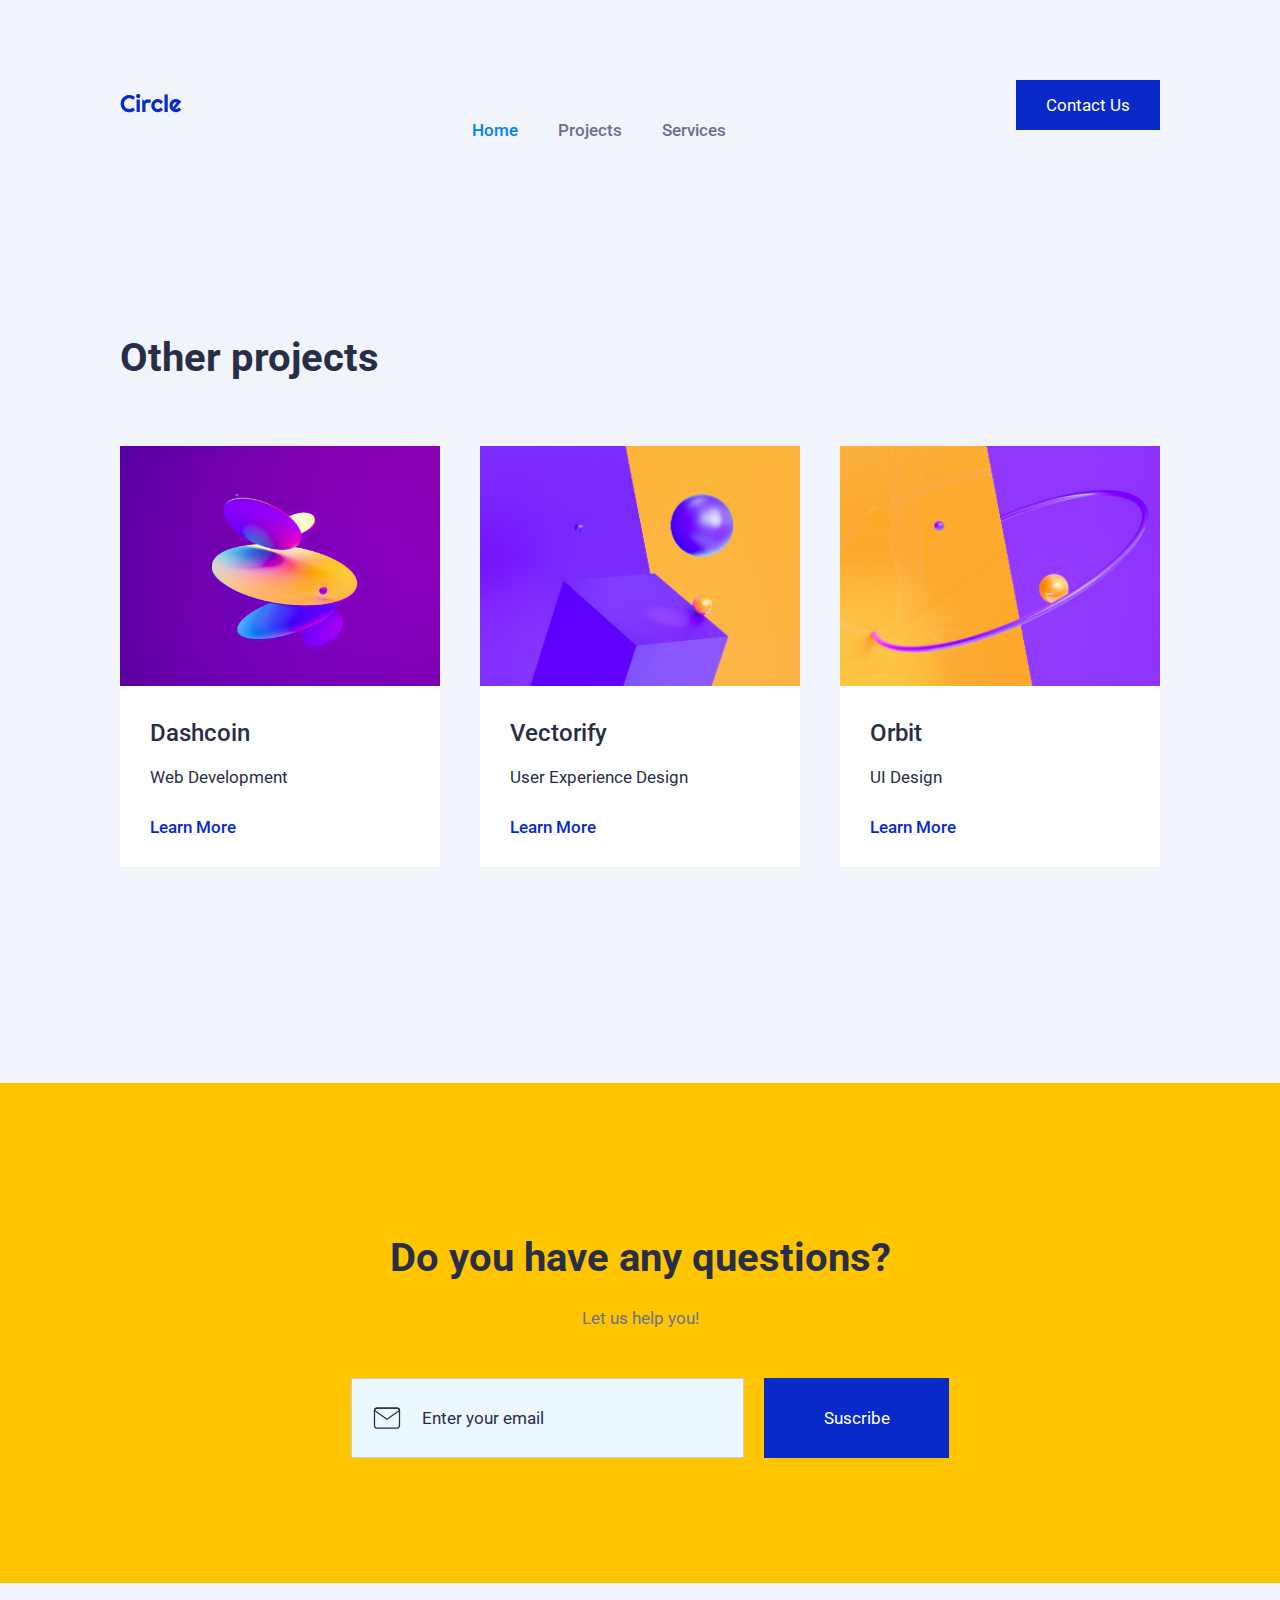
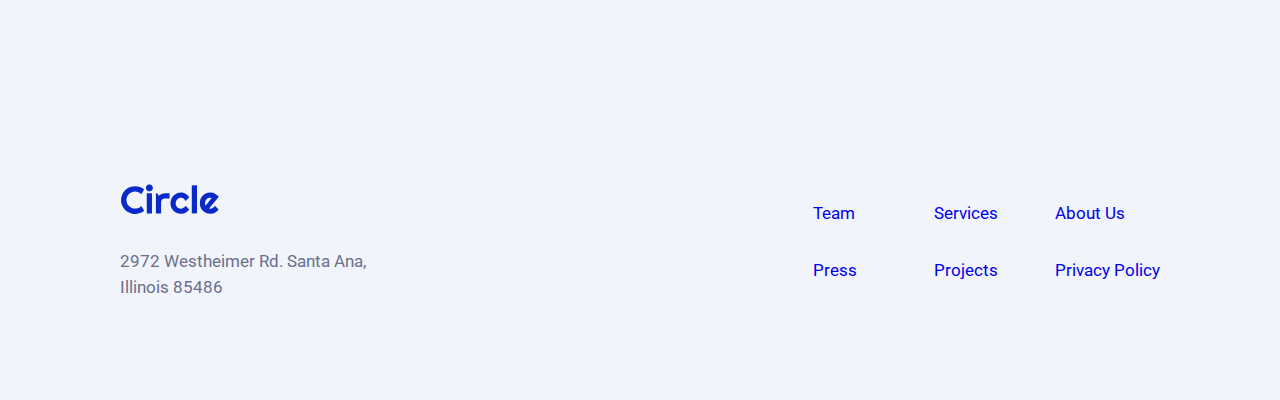
<file: recent-projects/simplify.html>
<!DOCTYPE html>
<html lang="en">
<head>
    <meta charset="UTF-8">
    <meta http-equiv="X-UA-Compatible" content="IE=edge">
    <meta name="viewport" content="width=device-width, initial-scale=1.0">
    <title>Circle Agency</title>

    <!-- Fonts -->
    <link rel="preconnect" href="https://fonts.googleapis.com">
    <link rel="preconnect" href="https://fonts.gstatic.com" crossorigin>
    <link href="https://fonts.googleapis.com/css2?family=Roboto:wght@300;400;500;700&display=swap" rel="stylesheet">

    <!-- Styles -->
    <link rel="stylesheet" href="projects.css">
</head>

<body onload="getPostSimplify();">
    <header>
        <a href="../index.html">
            <img src="../images/home/circle.svg" alt="Circle Agency Logo">
        </a>

        <nav>
            <div id="display-menu">
                <img src="../images/home/icons8-menu2.svg" id="menu-icon" alt="Menu icon">
            </div>

            <ul>
                <li><a href="../index.html" class="menu-link actual-page">Home</a></li>
                <li><a href="#" class="menu-link">Projects</a></li>
                <li><a href="#" class="menu-link">Services</a></li>
            </ul>
        </nav>

        <a href="../contact-us/contact-us.html" class="button">Contact Us</a>
    </header>
    
    <section id="post"></section>

    <section id="recent-projects">
        <h2>Other projects</h2>

        <div id="projects">
            <div class="container">
                <img src="../images/recent-projects/2.jpg" alt="Post photo">
                <p class="recent-project-title">Dashcoin</p>
                <p class="recent-project-body">Web Development</p>

                <a href="#" class="link-learn-more">Learn More</a>
            </div>

            <div class="container">
                <img src="../images/recent-projects/3.jpg" alt="Post photo">
                <p class="recent-project-title">Vectorify</p>
                <p class="recent-project-body">User Experience Design</p>

                <a href="#" class="link-learn-more">Learn More</a>
            </div>

            <div class="container">
                <img src="../images/recent-projects/4.jpg" alt="Post photo">
                <p class="recent-project-title">Orbit</p>
                <p class="recent-project-body">UI Design</p>

                <a href="#" class="link-learn-more">Learn More</a>
            </div>
        </div>
    </section>

    <section id="questions">
        <h2>Do you have any questions?</h2>

        <p>Let us help you!</p>

        <form action="" method="">
            <div id="mail">
                <img src="../images/home/mail.svg" alt="Mail icon">
                <input type="email" name="email" placeholder="Enter your email">
            </div>

            <div>
                <input type="submit" class="button" value="Suscribe">
            </div>
        </form>
    </section>

    <footer>
        <div id="text-footer">
            <a href="#">
                <img src="../images/home/circle.svg" alt="Circle Agency Logo">
            </a>
    
            <p>2972 Westheimer Rd. Santa Ana,<br>Illinois 85486</p>
        </div>

        <div id="footer-links">
            <a href="#">Team</a>
            <a href="#">Services</a>
            <a href="#">About Us</a>
            <a href="#">Press</a>
            <a href="#">Projects</a>
            <a href="#">Privacy Policy</a>
        </div>
    </footer>

    <script src="projects.js"></script>
</body>
</html>
</file>
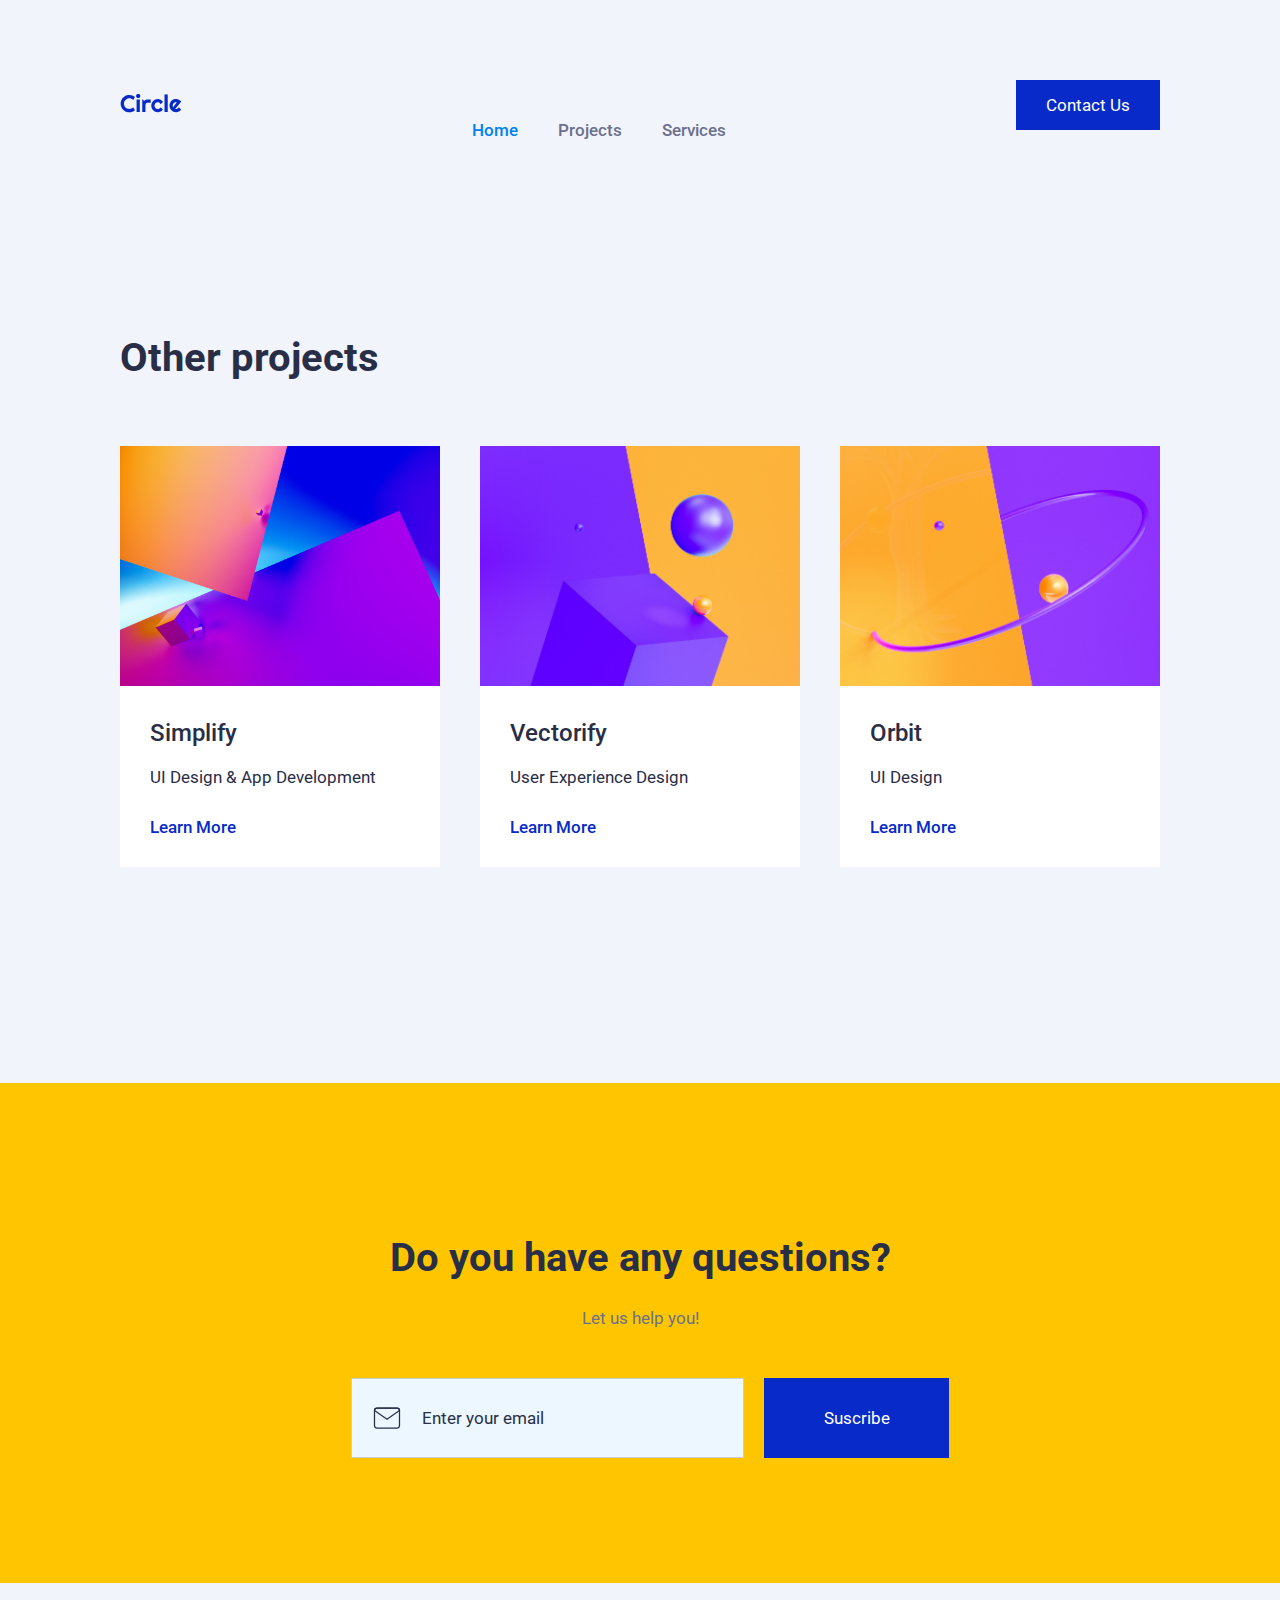
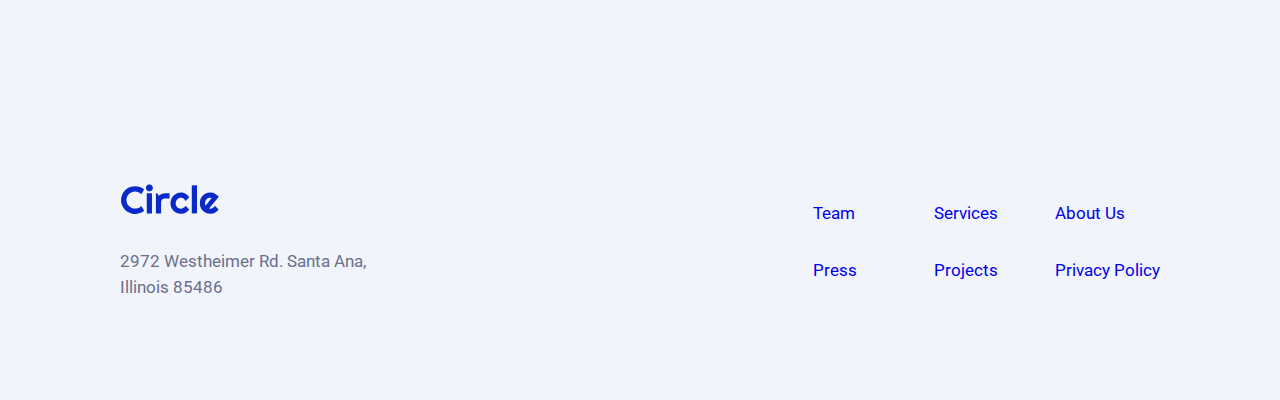
<file: recent-projects/vectorify.html>
<!DOCTYPE html>
<html lang="en">
<head>
    <meta charset="UTF-8">
    <meta http-equiv="X-UA-Compatible" content="IE=edge">
    <meta name="viewport" content="width=device-width, initial-scale=1.0">
    <title>Circle Agency</title>

    <!-- Fonts -->
    <link rel="preconnect" href="https://fonts.googleapis.com">
    <link rel="preconnect" href="https://fonts.gstatic.com" crossorigin>
    <link href="https://fonts.googleapis.com/css2?family=Roboto:wght@300;400;500;700&display=swap" rel="stylesheet">

    <!-- Styles -->
    <link rel="stylesheet" href="projects.css">
</head>

<body onload="getPostVectorify();">
    <header>
        <a href="../index.html">
            <img src="../images/home/circle.svg" alt="Circle Agency Logo">
        </a>

        <nav>
            <div id="display-menu">
                <img src="../images/home/icons8-menu2.svg" id="menu-icon" alt="Menu icon">
            </div>

            <ul>
                <li><a href="../index.html" class="menu-link actual-page">Home</a></li>
                <li><a href="#" class="menu-link">Projects</a></li>
                <li><a href="#" class="menu-link">Services</a></li>
            </ul>
        </nav>

        <a href="../contact-us/contact-us.html" class="button">Contact Us</a>
    </header>
    
    <section id="post"></section>

    <section id="recent-projects">
        <h2>Other projects</h2>

        <div id="projects">
            <div class="container">
                <img src="../images/recent-projects/1.jpg" alt="Post photo">
                <p class="recent-project-title">Simplify</p>
                <p class="recent-project-body">UI Design & App Development</p>

                <a href="#" class="link-learn-more">Learn More</a>
            </div>

            <div class="container">
                <img src="../images/recent-projects/3.jpg" alt="Post photo">
                <p class="recent-project-title">Vectorify</p>
                <p class="recent-project-body">User Experience Design</p>

                <a href="#" class="link-learn-more">Learn More</a>
            </div>

            <div class="container">
                <img src="../images/recent-projects/4.jpg" alt="Post photo">
                <p class="recent-project-title">Orbit</p>
                <p class="recent-project-body">UI Design</p>

                <a href="#" class="link-learn-more">Learn More</a>
            </div>
        </div>
    </section>

    <section id="questions">
        <h2>Do you have any questions?</h2>

        <p>Let us help you!</p>

        <form action="" method="">
            <div id="mail">
                <img src="../images/home/mail.svg" alt="Mail icon">
                <input type="email" name="email" placeholder="Enter your email">
            </div>

            <div>
                <input type="submit" class="button" value="Suscribe">
            </div>
        </form>
    </section>

    <footer>
        <div id="text-footer">
            <a href="#">
                <img src="../images/home/circle.svg" alt="Circle Agency Logo">
            </a>
    
            <p>2972 Westheimer Rd. Santa Ana,<br>Illinois 85486</p>
        </div>

        <div id="footer-links">
            <a href="#">Team</a>
            <a href="#">Services</a>
            <a href="#">About Us</a>
            <a href="#">Press</a>
            <a href="#">Projects</a>
            <a href="#">Privacy Policy</a>
        </div>
    </footer>

    <script src="projects.js"></script>
</body>
</html>
</file>
<file: index.css>
/* Color styles: 
    Blues: #072AC8, #43D2FF, #A2D6F9, #D1EDFF, #ECF7FF
    Greys: #292E47, #6B708D, #F2F4FC
    Yellow: #FFC600
*/

* {
    font-family: 'Roboto', sans-serif;
    font-size: 17px;
    background-color: #F2F4FC;
    box-sizing: border-box;
    padding: 0;
    margin: 0;
}


/* shared */
a {
    text-decoration: none;
}

ul {
    list-style-type: none;
}

.button {
    color: #FFFFFF;
    background-color: #072AC8;
    padding: 15px 30px;
}

.button:hover {
    background-color: #292E47;
}

.menu-link {
    font-weight: 500;
    color: #6B708D;
}

.menu-link:hover {
    color: #072AC8;
}

h2 {
    font-size: 30px;
    text-align: center;
    color: #292E47;
    line-height: 36px;
    margin: 20px 0px 30px 0px;
}

.container {
    background-color: #FFFFFF;
    margin-bottom: 16px;
}

.container .recent-project-title,
.container .recent-project-body {
    line-height: 115%;
    color: #292E47;
    background-color: #FFFFFF;
}

.container .recent-project-title {
    font-size: 24px;
    font-weight: 500;
    margin: 30px 30px 20px 30px;
}

.container .recent-project-body {
    font-weight: 400;
    margin: 0px 30px 10px 30px;
}

.link-learn-more {
    font-weight: 500;
    color: #072AC8;
    background-color: #FFFFFF;
    display: block;
    margin: 30px;
}


/* header */
header {
    display: flex;
    justify-content: space-between;
    align-items: center;
    padding: 0px 30px;
}

header #circle-logo {
    height: 18px;
}

header ul {
    display: none;
}

header ul li .menu-link {
    padding: 20px;
}

header ul li .actual-page {
    color: #0082F3;
}

header .button {
    display: none;
}

header #display-menu {
    cursor: pointer;
    padding: 25px;
}

header #menu-items {
    display: none;
    flex-direction: column;
    position: absolute;
    left: 0;
    right: 0;
    text-align: left;
    overflow: visible;
    min-width: 200px;
}

header #menu-items a {
    background-color: #C8C8C8;
    padding: 20px;
}

header #display-menu #menu-icon {
    height: 17px;
}


/* section hero */
#hero {
    display: flex;
    flex-direction: column;
    padding: 0px 30px;
}

h1 {
    font-size: 30px;
    text-align: center;
    color: #292E47;
    margin: 20px 0px 30px 0px;
}

#hero p {
    line-height: 150%;
    color: #6B708D;
    text-align: center;
    margin-bottom: 40px;
}

#hero #hero-links {
    display: flex;
    flex-direction: column;
    align-items: center;
}

#hero #hero-links .button {
    margin-bottom: 20px;
}

#hero #hero-links .menu-link {
    font-weight: 400;
}

#hero #hero-photos {
    margin-top: 40px;
}

#hero #hero-photos #hero-photo {
    width: 560px;
    max-width: 100%;
    display: flex;
    vertical-align: middle;
    margin-left: auto;
    margin-right: auto;
}

#hero #card-1,
#hero #card-2 {
    display: none;
}


/* section brands */
#brands {
    padding: 0px 30px;
}

#brands #grid {
    width: 100%;
    max-width: 100%;
    display: grid;
    grid-template-columns: 1fr 1fr;
    grid-auto-flow: row;
    grid-column-gap: 20px;
    grid-row-gap: 16px;
    justify-items: center;
    margin-top: 70px;
}

#brands #grid div {
    height: 96px;
}

#brands #grid div:last-child,
#brands #grid #amazon {
    display: none;
}


/* section recent projects */
#recent-projects {
    padding: 0px 30px;
}

#recent-projects #projects {
    display: flex;
    flex-direction: column;
}

#recent-projects #projects .container img {
    width: 100%;
    height: 240px;
    object-fit: cover;
    max-width: 100%;
}


/* section clients */
#clients {
    height: 450px;
    background-color: #292E47;
    background-image: url("images/home/orbit.png");
    background-position: 50% 50%;
    background-size: cover;
    background-repeat: no-repeat;
    display: flex;
    flex-direction: column;
    justify-content: space-around;
    align-items: center;
    position: relative;
    padding: 0px 30px;
    margin-top: 60px;
}

#clients h2 {
    max-width: 400px;
    line-height: 150%;
    color: #FFFFFF;
    background-color: transparent;
    padding-top: 30px;
    margin: 0;
}

#clients > p {
    font-size: 24px;
    color: #ffc600;
    font-weight: 500;
    line-height: 160%;
    text-align: center;
    background-color: transparent;
    max-width: 560px;
}

#clients #client {
    background-color: transparent;
    display: flex;
    align-items: center;
}

#clients #client #profile {
    width: 50px;
    height: 50px;
    border-radius: 50%;
    background-color: transparent;
    background-image: url("images/home/profile.png");
    background-position: 50% 50%;
    background-size: cover;
    background-repeat: no-repeat;
}

#clients #client #client-info {
    background-color: transparent;
    display: flex;
    flex-direction: column;
    margin-left: 10px;
}

#clients #client #client-info p {
    text-align: left;
    background-color: transparent;
    padding: 0;
}

#clients #client #client-info p {
    color: #A2D6F9;
}

#clients #client #client-info p:last-child {
    font-size: 13px;
    color: #ECF7FF;
}

#clients img {
    background-color: transparent;
    position: absolute;
    display: none;
}


/* section our services */
#our-services {
    padding: 0px 30px;
    margin-top: 40px;
}

#our-services #services {
    display: flex;
    flex-direction: column;
}

#our-services #services .container .icon {
    width: 80px;
    height: 80px;
    border-radius: 50%;
    background-color: #ECF7FF;
    background-position: 50% 50%;
    background-size: auto;
    background-repeat: no-repeat;
    padding-left: 0px;
    padding-bottom: 0px;
    margin-top: 40px;
    margin-left: 40px;
}

#our-services #services .container:nth-child(1) .icon {
    background-image: url("images/home/1.svg");
}

#our-services #services .container:nth-child(2) .icon {
    background-image: url("images/home/2.svg");
}

#our-services #services .container:nth-child(3) .icon {
    background-image: url("images/home/3.svg");
}


/* section questions */
#questions {
    background-color: #FFC600;
    height: 500px;
    display: flex;
    flex-direction: column;
    justify-content: center;
    padding: 0px 30px;
    margin-top: 60px;
}

#questions h2 {
    line-height: 150%;
    text-align: left;
    background-color: transparent;
}

#questions p {
    text-align: center;
    color: #6B708D;
    background-color: transparent;
}

#questions form {
    max-width: 100%;
    background-color: transparent;
    margin-top: 50px;
    margin-right: auto;
    margin-left: auto;
}

#questions form #mail {
    width: 243px;
    height: 80px;
    background-color: #ECF7FF;
    border: 1px solid #CCCCCC;
    display: flex;
    align-items: center;
    padding: 20px;
}

#questions form #mail input,
#questions form #mail img {
    background-color: #ECF7FF;
}

#questions form #mail input {
    width: 100%;
    text-decoration: none;
    border: transparent;
    outline: none;
    padding-left: 20px;
}

#questions form #mail input::placeholder {
    color: #292E47;
}

#questions form div:nth-child(2) {
    width: 243px;
    background-color: transparent;
}

#questions form .button {
    width: 100%;
    height: 80px;
    border: transparent;
    cursor: pointer;
    margin-top: 20px;
}


/* footer */
footer {
    display: flex;
    flex-direction: column;
    justify-content: space-between;
    align-items: center;
    padding: 0px 30px 100px 30px;
    margin-top: 60px;
}

footer #text-footer {
    text-align: center;
}

footer a img {
    width: 100px;
    margin-bottom: 30px;
}

footer p {
    line-height: 150%;
    color: #6B708D;
    max-width: 260px;
}

footer #footer-links {
    display: grid;
    grid-template-columns: 1fr 1fr 1fr;
    grid-column-gap: 16px;
    grid-row-gap: 16px;
    margin-top: 20px;
}

footer #footer-links:active {
    color: red;
}


/* media queries */
@media screen and (min-width: 480px) {
    /* shared */
    h2 {
        font-size: 40px;
    }


    /* section hero */
    h1 {
        font-size: 40px;
        line-height: 130%;
    }

    #hero #hero-text {
        max-width: 600px;
        margin-left: auto;
        margin-right: auto;
    }

    #hero #hero-links {
        display: flex;
        flex-direction: row;
        justify-content: center;
        align-items: center;
    }

    #hero #hero-links .button {
        margin-bottom: 0px;
        margin-right: 40px;
    }


    /* section questions  */
    #questions h2 {
        font-size: 30px;
        text-align: center;
    }

    #questions form #mail,
    #questions form div:nth-child(2) {
        width: 393px;
    }
}


@media screen and (min-width: 768px) {
    /* shared */
    h2 {
        text-align: left;
        margin-bottom: 70px;
    }


    /* section hero */
    h1 {
        font-size: 60px;
    }

    #hero #hero-text {
        max-width: 700px;
    }
    
    #hero p {
        font-size: 20px;
    }
    
    #hero #hero-photos {
        position: relative;   
    }

    #hero #hero-photos #card-1 {
        background-color: transparent;
        width: 294px;
        max-width: 375px;
        display: inline-block;
        position: absolute;
        left: auto;
        top: 0%;
        right: 63%;
        bottom: auto;
    }

    #hero #hero-photos #card-2 {
        background-color: transparent;
        width: 294px;
        max-width: 375px;
        display: inline-block;
        position: absolute;
        left: 63%;
        top: auto;
        right: auto;
        bottom: -22%;
    }


    /* section brands */
    #brands #grid {
        margin-top: 150px;
    }


    /* section recent projects */
    #recent-projects #projects {
        display: grid;
        grid-template-columns: 1fr 1fr;
        grid-column-gap: 40px;
    }


    /* section clients */
    #clients {
        height: 500px;
    }

    #clients h2 {
        text-align: center;
    }

    #clients img {
        width: 100px;
        height: 100px;
        display: flex;
        position: absolute;
        margin-top: 5%;
        margin-left: 10%;
    }
    
    #clients img:nth-child(1) {
        left: 0%;
        top: 0%;
        right: auto;
        bottom: auto;
    }

    #clients img:nth-child(2) {
        left: auto;
        top: auto;
        right: 0%;
        bottom: 0%;
        margin: 0% 10% 5% 0%;
    }

    #clients img:nth-child(3) {
        left: 0%;
        top: auto;
        right: auto;
        bottom: 0%;
        margin-bottom: 5%;
    }

    #clients img:nth-child(4) {
        left: auto;
        top: 0%;
        right: 0%;
        bottom: auto;
        margin-right: 10%;
    }


    /* section our services */
    #our-services #services {
        display: grid;
        grid-template-columns: 1fr 1fr 1fr;
        grid-column-gap: 40px;
    }

    #our-services #services .container {
        display: flex;
        flex-direction: column;
        justify-content: space-between;
    }


    /* section questions */
    #questions h2 {
        font-size: 40px;
        margin-bottom: 20px;
    }

    #questions form {
        display: flex;
        align-items: center;
        justify-content: center;
    }

    #questions form div:nth-child(2) {
        width: 185px;
    }

    #questions form .button {
        padding-right: 60px;
        padding-left: 60px;
        margin-top: 0px;
        margin-left: 20px;
    }


    /* footer */
    footer {
        flex-direction: row;
        justify-content: space-between;
        align-items: stretch;
    }

    footer #text-footer {
        text-align: left;
    }
}


@media screen and (min-width: 992px) {
    /* shared */
    header, #hero, #brands, #recent-projects, #our-services, footer {
        max-width: 1100px;
        margin-right: auto;
        margin-left: auto;
    }


    /* header */
    header {
        padding: 0px 30px;
        margin-top: 70px;
    }

    header ul {
        display: flex;
    }

    header a:first-child {
        margin-left: 0px;
    }

    header #menu-toggle {
        display: none;
    }

    header .button {
        display: flex;
        margin-right: 0px;
    }
    
    header #menu-icon {
        display: none;
    }


    /* section hero */
    #hero {
        flex-direction: row;
        align-items: center;
        padding-top: 100px;
    }

    #hero #hero-text {
        max-width: 530px;
    }

    h1,
    #hero p {
        text-align: left;
    }

    #hero p {
        max-width: 435px;
        margin-left: 0px;
    }

    #hero #hero-links {
        display: flex;
        justify-content: left;
        flex-direction: row-reverse;
    }

    #hero #hero-links .menu-link {
        margin: 0;
    }

    #hero #hero-links .button {
        margin: 0px 40px 0px 20px;
    }

    #hero #hero-photos {
        margin-top: 0px;
    }

    #hero #hero-photos #card-1 {
        left: -20%;
    }

    #hero #hero-photos #card-2 {
        right: -20%;
        bottom: -20%;
    }


    /* section brands */
    #brands #grid {
        display: flex;
        flex-direction: row;
        justify-content: space-between;
    }
    
    #brands #grid div:last-child {
        display: flex;
        align-items: flex-start;
    }

    #brands #grid #amazon {
        display: flex;
        width: 96px;
    }


    /* section recent projects */
    #recent-projects {
        margin-top: 200px;
    }

    #recent-projects #projects {
        grid-template-columns: 1fr 1fr 1fr;
    }


    /* section clients */
    #clients {
        height: 622px;
        max-width: 1320px;
        margin-top: 200px;
        margin-right: auto;
        margin-left: auto;
    }

    #clients h2 {
        max-width: none;
    }

    #clients img {
        width: 150px;
        height: 150px;
    }


    /* section our services */
    #our-services {
        margin-top: 200px;
    }


    /* section questions */
    #questions {
        max-width: 1320px;
        margin-top: 200px;
        margin-right: auto;
        margin-left: auto;
    }


    /* footer */
    footer {
        margin-top: 200px;
    }
}
</file>
<file: contact-us/contact-us.css>
/* Color styles: 
    Blues: #072AC8, #43D2FF, #A2D6F9, #D1EDFF, #ECF7FF
    Greys: #292E47, #6B708D, #F2F4FC
    Yellow: #FFC600
*/

* {
    font-family: 'Roboto', sans-serif;
    font-size: 17px;
    background-color: #F2F4FC;
    box-sizing: border-box;
    padding: 0;
    margin: 0;
}


/* shared */
a {
    text-decoration: none;
}

ul {
    list-style-type: none;
}

.button {
    color: #FFFFFF;
    background-color: #072AC8;
    padding: 15px 30px;
}

.button:hover {
    background-color: #292E47;
}

.menu-link {
    font-weight: 500;
    color: #6B708D;
}

.menu-link:hover {
    color: #072AC8;
}


/* header */
header {
    display: flex;
    justify-content: space-between;
    align-items: center;
    padding: 0px 30px;
}

header #circle-logo {
    height: 18px;
}

header ul {
    display: none;
}

header ul li .menu-link {
    padding: 20px;
}

header ul li .actual-page {
    color: #0082F3;
}

header .button {
    display: none;
}

header #display-menu {
    cursor: pointer;
    padding: 25px;
}

header #menu-items {
    display: none;
    flex-direction: column;
    position: absolute;
    left: 0;
    right: 0;
    text-align: left;
    overflow: visible;
    min-width: 200px;
}

header #menu-items a {
    background-color: #C8C8C8;
    padding: 20px;
}

header #display-menu #menu-icon {
    height: 17px;
}


/* section form */
#form {
    padding: 0px 30px;
}

h1 {
    font-size: 40px;
    text-align: left;
    color: #292E47;
    margin: 0px 0px 30px 0px;
}

#form form {
    max-width: 100%;
    display: grid;
    grid-auto-columns: 1fr;
    grid-column-gap: 16px;
    grid-row-gap: 16px;
}

#form form label {
    font-size: 20px;
    font-weight: 400;
    color: #6B708D;
}

#form form input,
#form form #textarea {
    border: transparent;
    background-color: rgba(107, 112, 141, 0.1);
    width: 100%;
    height: 70px;
    outline: none;
    padding: 20px;
    margin-top: 10px;
}

#form form #textarea {
    height: 200px;
    overflow: auto;
}

#form form .button {
    color: #FFFFFF;
    border: transparent;
    background-color: #072AC8;
    cursor: pointer;
    width: 100%;
    height: 70px;
    padding-left: 20px;
}

#form form .button:hover {
    background-color: #292E47;
}

#p-success {
    font-size: 20px;
    color: green;
    text-align: center;
    padding: 10px;
}

#p-error {
    font-size: 20px;
    color: red;
    text-align: center;
    padding: 10px;
}


/* footer */
footer {
    display: flex;
    flex-direction: column;
    justify-content: space-between;
    align-items: center;
    padding: 0px 30px 100px 30px;
    margin-top: 60px;
}

footer #text-footer {
    text-align: center;
}

footer a img {
    width: 100px;
    margin-bottom: 30px;
}

footer p {
    line-height: 150%;
    color: #6B708D;
    max-width: 260px;
}

footer #footer-links {
    display: grid;
    grid-template-columns: 1fr 1fr 1fr;
    grid-column-gap: 16px;
    grid-row-gap: 16px;
    margin-top: 20px;
}

footer #footer-links:active {
    color: red;
}


/* media queries */
@media screen and (min-width: 480px) {

}


@media screen and (min-width: 768px) {
    /* section form */
    h1 {
        font-size: 60px;
        margin: 20px 0px 80px 0px;
    }

    #form form #form-flex {
        width: 100%;
        max-width: 100%;
        display: flex;
    }

    #form form #form-flex div:nth-child(1) {
        width: 100%;
        display: block;
        margin-right: 10px;
    }

    #form form #form-flex div:nth-child(2) {
        width: 100%;
        display: block;
        margin-left: 10px;
    }


    /* footer */
    footer {
        flex-direction: row;
        justify-content: space-between;
        align-items: stretch;
    }

    footer #text-footer {
        text-align: left;
    }
}


@media screen and (min-width: 992px) {
    /* shared */
    header, #form, footer {
        max-width: 1100px;
        margin-right: auto;
        margin-left: auto;
    }


    /* header */
    header {
        padding: 0px 30px;
        margin-top: 70px;
    }

    header ul {
        display: flex;
    }

    header a:first-child {
        margin-left: 0px;
    }

    header #menu-toggle {
        display: none;
    }

    header .button {
        display: flex;
        margin-right: 0px;
    }
    
    header #menu-icon {
        display: none;
    }


    /* section form */
    #form {
        margin-top: 200px;
    }

    /* footer */
    footer {
        margin-top: 200px;
    }
}
</file>
<file: recent-projects/projects.css>
/* Color styles: 
    Blues: #072AC8, #43D2FF, #A2D6F9, #D1EDFF, #ECF7FF
    Greys: #292E47, #6B708D, #F2F4FC
    Yellow: #FFC600
*/

* {
    font-family: 'Roboto', sans-serif;
    font-size: 17px;
    background-color: #F2F4FC;
    box-sizing: border-box;
    padding: 0;
    margin: 0;
}


/* shared */
a {
    text-decoration: none;
}

ul {
    list-style-type: none;
}

.button {
    color: #FFFFFF;
    background-color: #072AC8;
    padding: 15px 30px;
}

.button:hover {
    background-color: #292E47;
}

.menu-link {
    font-weight: 500;
    color: #6B708D;
}

.menu-link:hover {
    color: #072AC8;
}

h2 {
    font-size: 30px;
    text-align: center;
    color: #292E47;
    line-height: 36px;
    margin: 20px 0px 30px 0px;
}

.container {
    background-color: #FFFFFF;
    margin-bottom: 16px;
}

.container .recent-project-title,
.container .recent-project-body {
    line-height: 115%;
    color: #292E47;
    background-color: #FFFFFF;
}

.container .recent-project-title {
    font-size: 24px;
    font-weight: 500;
    margin: 30px 30px 20px 30px;
}

.container .recent-project-body {
    font-weight: 400;
    margin: 0px 30px 10px 30px;
}

.link-learn-more {
    font-weight: 500;
    color: #072AC8;
    background-color: #FFFFFF;
    display: block;
    margin: 30px;
}


/* header */
header {
    display: flex;
    justify-content: space-between;
    align-items: center;
    padding: 0px 30px;
}

header #circle-logo {
    height: 18px;
}

header ul {
    display: none;
}

header ul li .menu-link {
    padding: 20px;
}

header ul li .actual-page {
    color: #0082F3;
}

header .button {
    display: none;
}

header #display-menu {
    cursor: pointer;
    padding: 25px;
}

header #menu-items {
    display: none;
    flex-direction: column;
    position: absolute;
    left: 0;
    right: 0;
    text-align: left;
    overflow: visible;
    min-width: 200px;
}

header #menu-items a {
    background-color: #C8C8C8;
    padding: 20px;
}

header #display-menu #menu-icon {
    height: 17px;
}


/* post */
#post {
    display: flex;
    flex-direction: column;
    padding: 0px 30px;
}

h1 {
    font-size: 40px;
    text-align: left;
    color: #292E47;
    margin: 20px 0px 30px 0px;
}

#post #post-title {
    font-size: 20px;
    font-weight: 500;
    color: #6B708D;
    margin-bottom: 10px;
}

#post #post-date {
    font-size: 20px;
    color: #292E47;
}

#post img {
    width: 100%;
    height: 444px;
    object-fit: cover;
    margin-top: 40px;
}

#post #post-body {
    font-size: 20px;
    color: #292E47;
    margin-top: 70px;
}


/* other projects */
#recent-projects {
    padding: 0px 30px;
    margin-top: 70px;
}

#recent-projects #projects {
    display: flex;
    flex-direction: column;
}

#recent-projects #projects .container img {
    width: 100%;
    height: 240px;
    object-fit: cover;
    max-width: 100%;
}


/* section questions */
#questions {
    background-color: #FFC600;
    height: 500px;
    display: flex;
    flex-direction: column;
    justify-content: center;
    padding: 0px 30px;
    margin-top: 60px;
}

#questions h2 {
    line-height: 150%;
    text-align: left;
    background-color: transparent;
}

#questions p {
    text-align: center;
    color: #6B708D;
    background-color: transparent;
}

#questions form {
    max-width: 100%;
    background-color: transparent;
    margin-top: 50px;
    margin-right: auto;
    margin-left: auto;
}

#questions form #mail {
    width: 243px;
    height: 80px;
    background-color: #ECF7FF;
    border: 1px solid #CCCCCC;
    display: flex;
    align-items: center;
    padding: 20px;
}

#questions form #mail input,
#questions form #mail img {
    background-color: #ECF7FF;
}

#questions form #mail input {
    width: 100%;
    text-decoration: none;
    border: transparent;
    outline: none;
    padding-left: 20px;
}

#questions form #mail input::placeholder {
    color: #292E47;
}

#questions form div:nth-child(2) {
    width: 243px;
    background-color: transparent;
}

#questions form .button {
    width: 100%;
    height: 80px;
    border: transparent;
    cursor: pointer;
    margin-top: 20px;
}


/* footer */
footer {
    display: flex;
    flex-direction: column;
    justify-content: space-between;
    align-items: center;
    padding: 0px 30px 100px 30px;
    margin-top: 60px;
}

footer #text-footer {
    text-align: center;
}

footer a img {
    width: 100px;
    margin-bottom: 30px;
}

footer p {
    line-height: 150%;
    color: #6B708D;
    max-width: 260px;
}

footer #footer-links {
    display: grid;
    grid-template-columns: 1fr 1fr 1fr;
    grid-column-gap: 16px;
    grid-row-gap: 16px;
    margin-top: 20px;
}

footer #footer-links:active {
    color: red;
}


/* media queries */
@media screen and (min-width: 480px) {
    /* shared */
    h2 {
        font-size: 40px;
    }


    /* section questions  */
    #questions h2 {
        font-size: 30px;
        text-align: center;
    }

    #questions form #mail,
    #questions form div:nth-child(2) {
        width: 393px;
    }
}


@media screen and (min-width: 768px) {
    /* shared */
    h2 {
        text-align: left;
        margin-bottom: 70px;
    }


    /* post */
    h1 {
        font-size: 60px;
        margin: 20px 0px 10px 0px;
    }

    #post #text-post {
        display: flex;
        justify-content: space-between;
    }

    #post #text-post #post-title {
        font-size: 24px;
        max-width: 400px;
    }


    /* section recent projects */
    #recent-projects #projects {
        display: grid;
        grid-template-columns: 1fr 1fr;
        grid-column-gap: 40px;
    }


    /* section questions */
    #questions h2 {
        font-size: 40px;
        margin-bottom: 20px;
    }

    #questions form {
        display: flex;
        align-items: center;
        justify-content: center;
    }

    #questions form div:nth-child(2) {
        width: 185px;
    }

    #questions form .button {
        padding-right: 60px;
        padding-left: 60px;
        margin-top: 0px;
        margin-left: 20px;
    }


    /* footer */
    footer {
        flex-direction: row;
        justify-content: space-between;
        align-items: stretch;
    }

    footer #text-footer {
        text-align: left;
    }
}


@media screen and (min-width: 992px) {
    /* shared */
    header, #post, #recent-projects, footer {
        max-width: 1100px;
        margin-right: auto;
        margin-left: auto;
    }


    /* header */
    header {
        padding: 0px 30px;
        margin-top: 70px;
    }

    header ul {
        display: flex;
    }

    header a:first-child {
        margin-left: 0px;
    }

    header #menu-toggle {
        display: none;
    }

    header .button {
        display: flex;
        margin-right: 0px;
    }
    
    header #menu-icon {
        display: none;
    }


    /* section recent projects */
    #recent-projects {
        margin-top: 200px;
    }

    #recent-projects #projects {
        grid-template-columns: 1fr 1fr 1fr;
    }


    /* section questions */
    #questions {
        max-width: 1320px;
        margin-top: 200px;
        margin-right: auto;
        margin-left: auto;
    }
    

    /* footer */
    footer {
        margin-top: 200px;
    }
}
</file>
